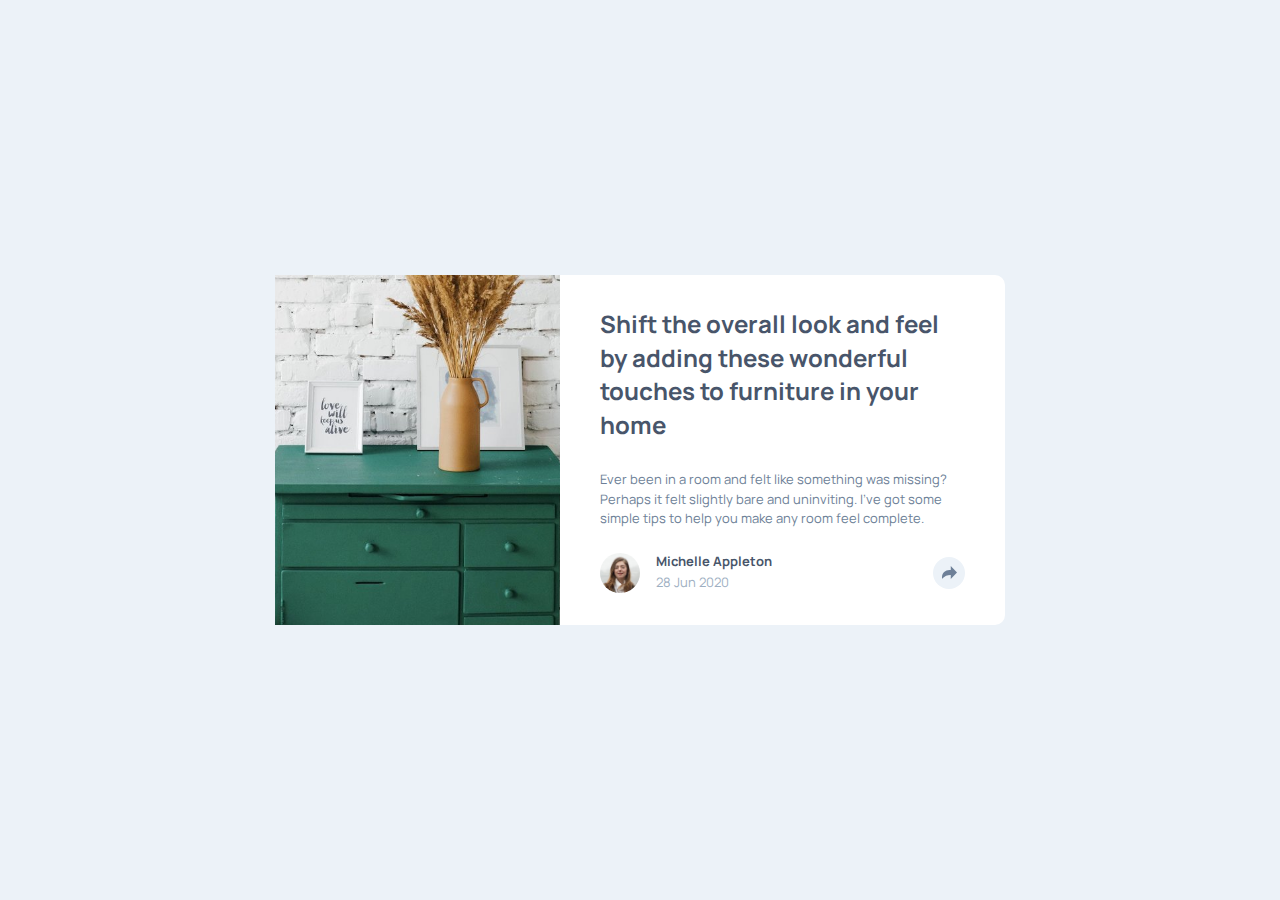
<file: article-preview-component-master/index.html>
<!DOCTYPE html>
<html lang="en">
<head>
  <meta charset="UTF-8">
  <meta name="viewport" content="width=device-width, initial-scale=1.0"> <!-- displays site properly based on user's device -->

  <link rel="icon" type="image/png" sizes="32x32" href="./images/favicon-32x32.png">
  <link rel="preconnect" href="https://fonts.googleapis.com">
  <link rel="preconnect" href="https://fonts.gstatic.com" crossorigin>
  <link href="https://fonts.googleapis.com/css2?family=Manrope:wght@200..800&display=swap" rel="stylesheet">
  <link rel="stylesheet" href="style.css">
  
  <title>Frontend Mentor | Article preview component</title>
</head>
<body>

  <main>
    <article class="wrapper">
      <img class="drawers" src="./images/drawers.jpg" alt="img-drawer">

      <div class="content">
        <h1>  Shift the overall look and feel by adding these wonderful touches to furniture in your home</h1>
        <p>  Ever been in a room and felt like something was missing? Perhaps it felt slightly bare and uninviting. I’ve got some simple tips to help you make any room feel complete.</p>

        <div class="info">
          <div class="person">
            <img class="michelle" src="./images/avatar-michelle.jpg" alt="">
            <div class="person-details">
              <h2>Michelle Appleton</h2>
              <p>28 Jun 2020</p>
            </div>
          </div>
  
          <div class="share-container">
            <button class="share-btn" aria-label="Share article" onclick="toggleSharePopup()">
              <img class="share-icon" src="./images/icon-share.svg" alt="Share" width="15" height="13">
            </button>

            <div class="share-popup" id="sharePopup">
              <span>Share</span>

              <div class="social-links">
                <a href="#" aria-label="Share on Facebook">
                  <img src="./images/icon-facebook.svg" alt="icon-facebook">
                </a>
                <a href="#" aria-label="Share on Twitter">
                  <img src="./images/icon-twitter.svg" alt="icon-twitter">
                </a>
                <a href="#" aria-label="Share on Pinterest">
                 <img src="./images/icon-pinterest.svg" alt="icon-pinterest">
                </a>
              </div>
            </div>

          </div>
        </div>
      </div>
    </article>
  </main>

<script>
    function toggleSharePopup() {
      const shareBtn = document.querySelector('.share-btn');
      const sharePopup = document.getElementById('sharePopup');
      const info = document.querySelector('.info');
      
      // Toggle active state on button
      shareBtn.classList.toggle('active');
      
      // Toggle popup visibility
      sharePopup.classList.toggle('show');
      
      // For mobile: hide the info section when popup is shown
      // if (window.innerWidth <= 768) {
      //   info.classList.toggle('hidden');
      // }
    }

    // Close popup when clicking outside
    document.addEventListener('click', function(event) {
      const shareContainer = document.querySelector('.share-container');
      const sharePopup = document.getElementById('sharePopup');
      const shareBtn = document.querySelector('.share-btn');
      const info = document.querySelector('.info');
      
      // If click is outside the share container and popup is open
      if (!shareContainer.contains(event.target) && sharePopup.classList.contains('show')) {
        shareBtn.classList.remove('active');
        sharePopup.classList.remove('show');
        
        // For mobile: show the info section again
        // if (window.innerWidth <= 768) {
        //   info.classList.remove('hidden');
        // }
      }
    });

    // Handle window resize
    window.addEventListener('resize', function() {
      const sharePopup = document.getElementById('sharePopup');
      const info = document.querySelector('.info');
      
      // If switching from mobile to desktop while popup is open
      if (window.innerWidth > 768 && info.classList.contains('hidden')) {
        info.classList.remove('hidden');
      }
    });

    // Optional: Add keyboard support for accessibility
    document.addEventListener('keydown', function(event) {
      const sharePopup = document.getElementById('sharePopup');
      const shareBtn = document.querySelector('.share-btn');
      const info = document.querySelector('.info');
      
      // Close popup on Escape key
      if (event.key === 'Escape' && sharePopup.classList.contains('show')) {
        shareBtn.classList.remove('active');
        sharePopup.classList.remove('show');
        
        if (window.innerWidth <= 768) {
          info.classList.remove('hidden');
        }
        
        // Return focus to share button
        shareBtn.focus();
      }
    });
  </script>
</body>
</html>
</file>
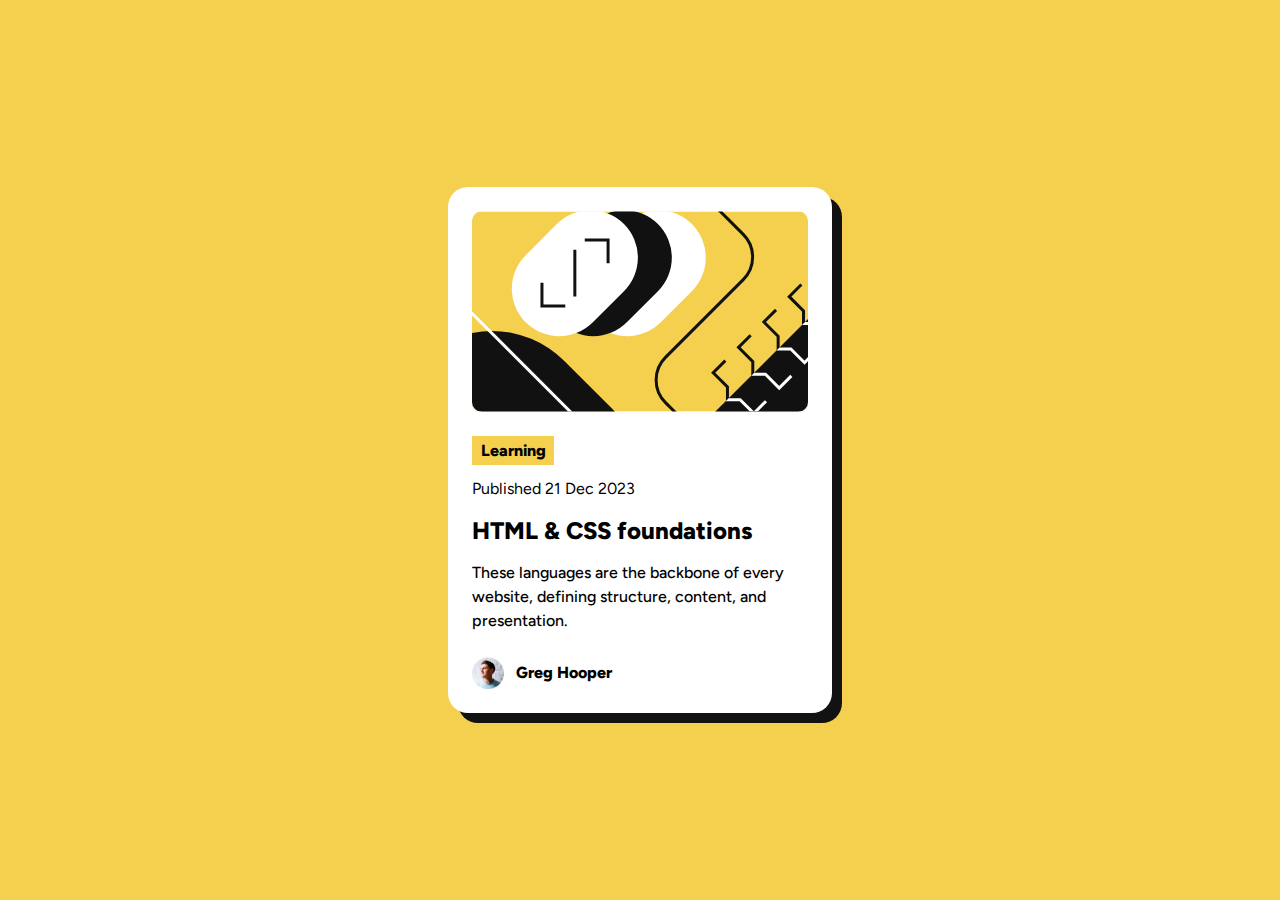
<file: blog-preview-solution/index.html>
<!DOCTYPE html>
<html lang="en">
<head>
    <meta charset="UTF-8">
    <meta name="viewport" content="width=device-width, initial-scale=1.0">
    <link rel="preconnect" href="https://fonts.googleapis.com">
    <link rel="preconnect" href="https://fonts.gstatic.com" crossorigin>
    <link href="https://fonts.googleapis.com/css2?family=Figtree:ital,wght@0,300..900;1,300..900&display=swap" rel="stylesheet">
    <title>Document</title>
    <link rel="stylesheet" href="styles.css">
</head>
<body>
    <main>
        <section>
            <div class="wrapper">
                <img src="images/illustration-article.svg" alt="">
                <div class="text">
                    <p class="learn">Learning</p>
                    <p>Published 21 Dec 2023</p>
                    <h1> <a href="">HTML & CSS foundations</a></h1>
                    <h2>These languages are the backbone of every website, defining structure, content, and presentation.</h2>
                </div>
                <div class="person">
                    <img src="images/image-avatar.webp">
                    <p>Greg Hooper</p>
                </div>
            </div>
        </section>
    </main>
</body>
</html>
</file>
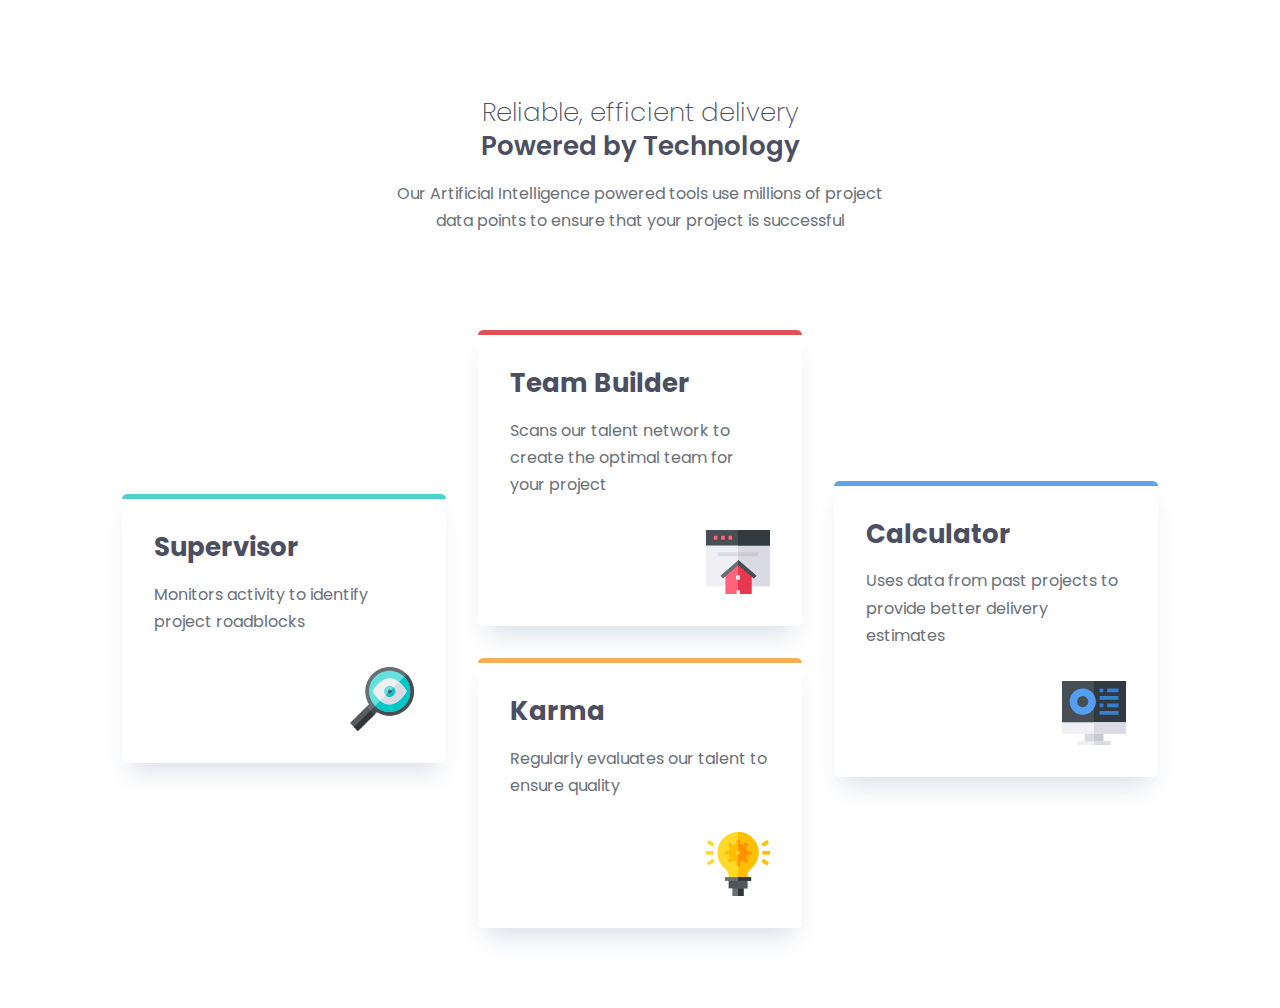
<file: four/index.html>
<!DOCTYPE html>
<html lang="en">
<head>
    <meta charset="UTF-8">
    <meta name="viewport" content="width=device-width, initial-scale=1.0">
    <title>Document</title>
    <link rel="stylesheet" href="style.css">
    <link rel="preconnect" href="https://fonts.googleapis.com">
    <link rel="preconnect" href="https://fonts.gstatic.com" crossorigin>
    <link href="https://fonts.googleapis.com/css2?family=Poppins:wght@200;400;600&display=swap" rel="stylesheet">
    <link rel="stylesheet" href="style.css">
</head>
<body>
    <header>
        <div class="wrapper wrapper--narrow">
            <h1 class="card__title">Reliable, efficient delivery <br>
            <span>Powered by Technology</span></h1>
            <p>Our Artificial Intelligence powered tools use millions of project data points to ensure that your project is successful</p>
        </div>
    </header>

    <main>
        <div class="wrapper">
            <div class="layout-grid">

                <div class="col">
                    <div class="card border-teal">
                        <h2 class="card__title">Supervisor</h2>
                        <p>Monitors activity to identify project roadblocks</p>
                        <img class="card__img" src="./images/icon-supervisor.svg">
                    </div>
                </div>

                <div class="col">
                    <div class="card border-red">
                        <h2 class="card__title">Team Builder </h2>
                        <p>Scans our talent network to create the optimal team for your project</p>
                        <img class="card__img" src="./images/icon-team-builder.svg">
                      </div>
              
                      <div class="card border-yellow">
                        <h2 class="card__title"> Karma </h2>
                        <p> Regularly evaluates our talent to ensure quality</p>
                        <img class="card__img" src="./images/icon-karma.svg">
                      </div>
                </div>

                <div class="col">
                    <div class="card border-blue">
                        <h2 class="card__title">Calculator</h2>
                        <p>Uses data from past projects to provide better delivery estimates</p>
                        <img class="card__img" src="./images/icon-calculator.svg">
                      </div>
                </div>

            </div>
        </div>
    </main>
</body>
</html>
</file>
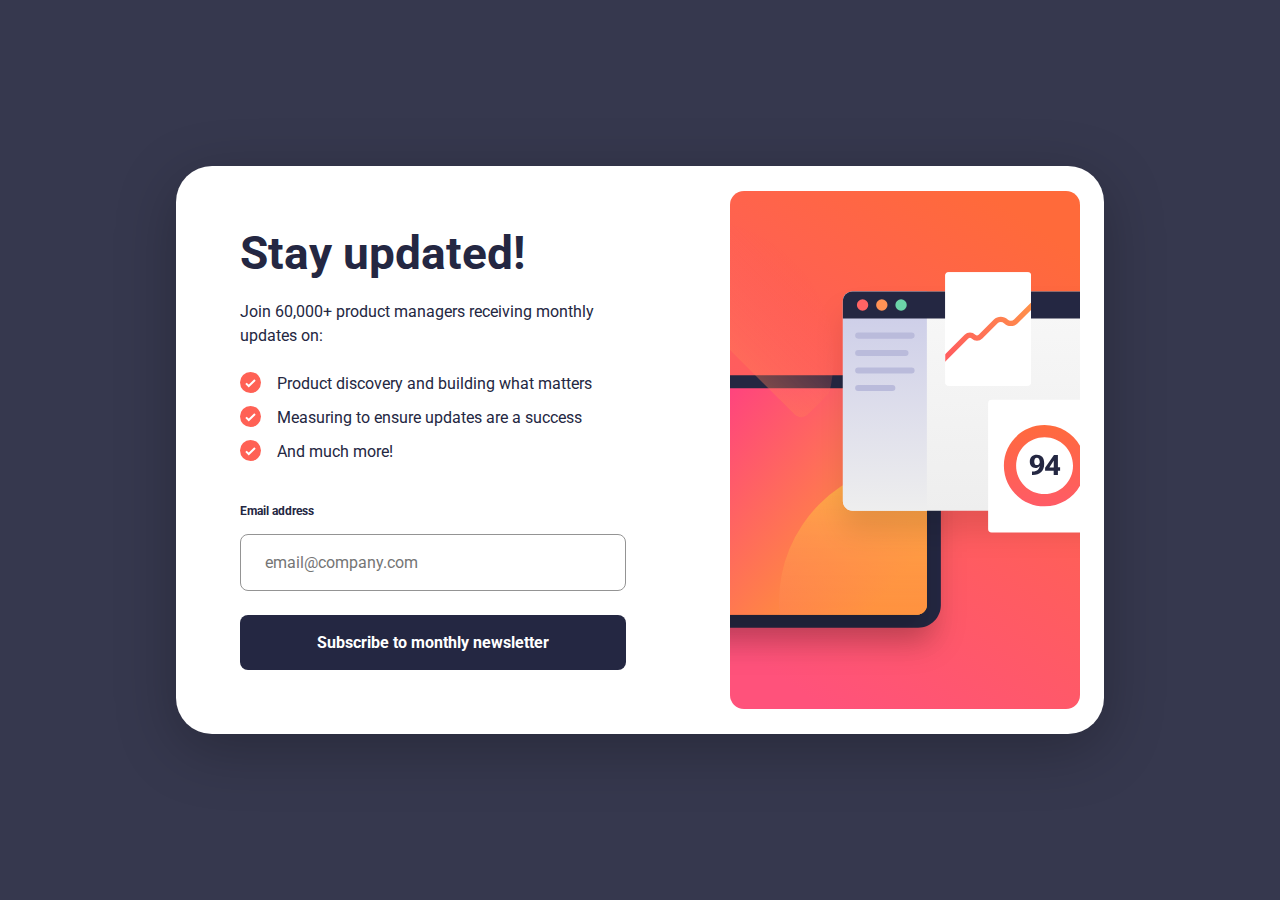
<file: newsletter-sign-up-with-success-message-main/index.html>
<!DOCTYPE html>
<html lang="en">
<head>
  <meta charset="UTF-8">
  <meta name="viewport" content="width=device-width, initial-scale=1.0">
  <link rel="icon" type="image/png" sizes="32x32" href="./assets/images/favicon-32x32.png">
  <link rel="preconnect" href="https://fonts.googleapis.com">
  <link rel="preconnect" href="https://fonts.gstatic.com" crossorigin>
  <link href="https://fonts.googleapis.com/css2?family=Manrope:wght@200..800&family=Roboto:ital,wght@0,100..900;1,100..900&display=swap" rel="stylesheet">
  <link rel="stylesheet" href="style.css">
  <title>Frontend Mentor | Newsletter sign-up form with success message</title>

</head>
<body>

  <main>

    <section class="wrapper">
      <div class="stay-updated">
        <h1>Stay updated!</h1>
        <p>Join 60,000+ product managers receiving monthly updates on:</p>
        
        <ol>
          <li>Product discovery and building what matters</li>
          <li>Measuring to ensure updates are a success</li>
          <li>And much more!</li>
        </ol>

       <div class="form-group">
          <div class="label-row">
            <label for="email">Email address</label>
            <span class="error-message">Valid email required</span>
          </div>
          <input type="email" id="email" placeholder="email@company.com">
        </div>

        <button>Subscribe to monthly newsletter</button>
      </div>

      <img class="hero__sub" src="./assets/images/illustration-sign-up-desktop.svg" alt="">

      <div class="subscribed">
        <div class="success-icon"></div>
        <h1>Thanks for subscribing!</h1>
        <p></p>
        <button> Dismiss message</button>
      </div>

    </section>

  </main>
  <script src="script.js"></script>
</body>
</html>
</file>
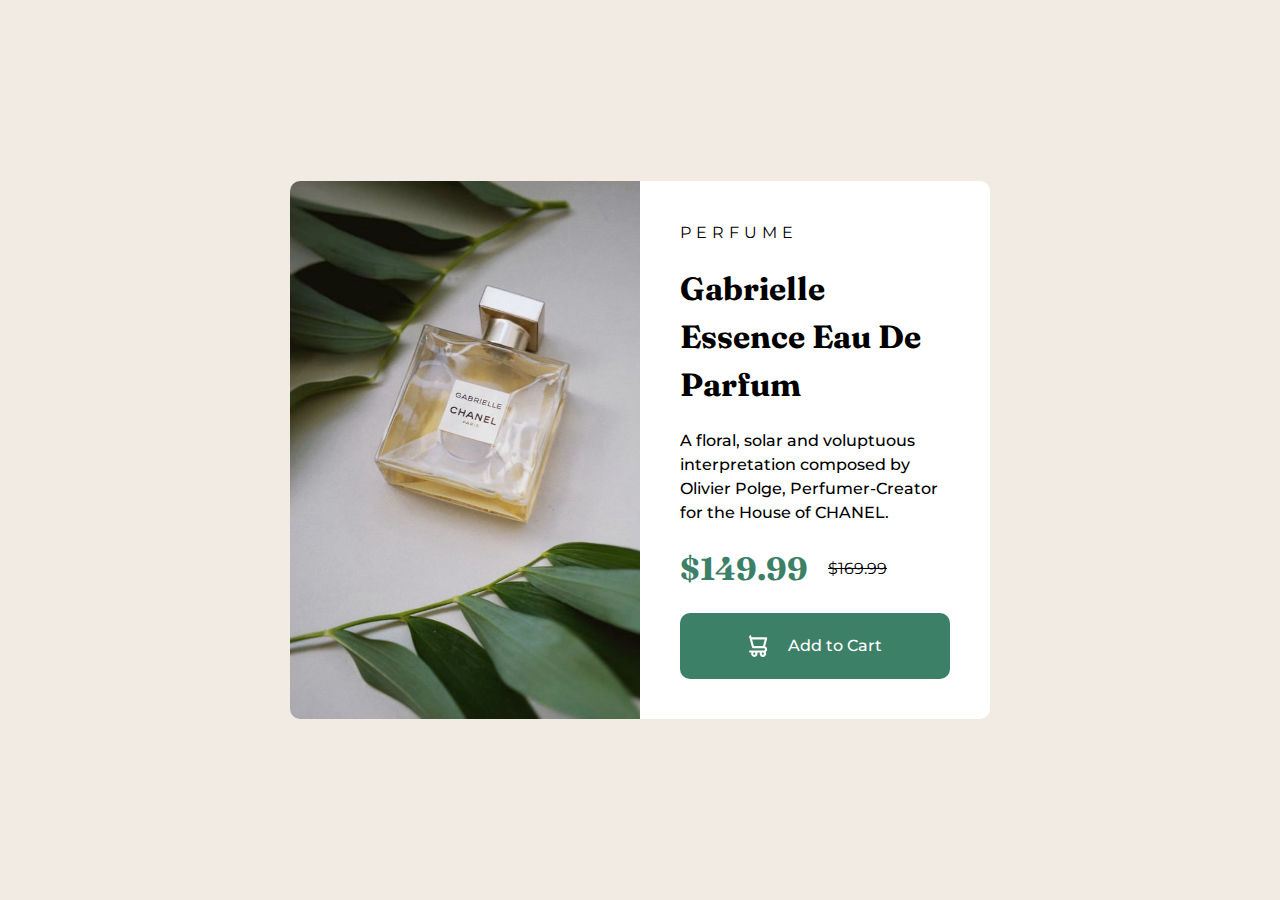
<file: product-preview-card-solution/index.html>
<!DOCTYPE html>
<html lang="en">
<head>
    <meta charset="UTF-8">
    <meta name="viewport" content="width=device-width, initial-scale=1.0">
    <link rel="stylesheet" href="style.css">
    <link rel="preconnect" href="https://fonts.googleapis.com">
    <link rel="preconnect" href="https://fonts.gstatic.com" crossorigin>
    <link href="https://fonts.googleapis.com/css2?family=Fraunces:ital,opsz,wght@0,9..144,100..900;1,9..144,100..900&family=Montserrat:ital,wght@0,100..900;1,100..900&display=swap" rel="stylesheet">
    <title>Document</title>
</head>
<body>
    <main>
        <section>
            <div class="wrapper">
                <img class="product-img" src="images/image-product-desktop.jpg" alt="CHANEL">
                <div class="info">
                    <p class="product">PERFUME</p>
                    <h1>Gabrielle Essence Eau De Parfum</h1>
                    <p class="description">
                    A floral, solar and voluptuous interpretation composed by Olivier Polge, 
                    Perfumer-Creator for the House of CHANEL.
                    </p>
                    <div class="prices">
                        <p class="new-price">$149.99</p>
                        <p class="old-price">$169.99</p>
                    </div>
                    <button class="cta">
                        <img src="images/icon-cart.svg">                     
                        <span>Add to Cart</span>
                    </button>
                </div>
            </div>
        </section>
    </main>
</body>
</html>
</file>
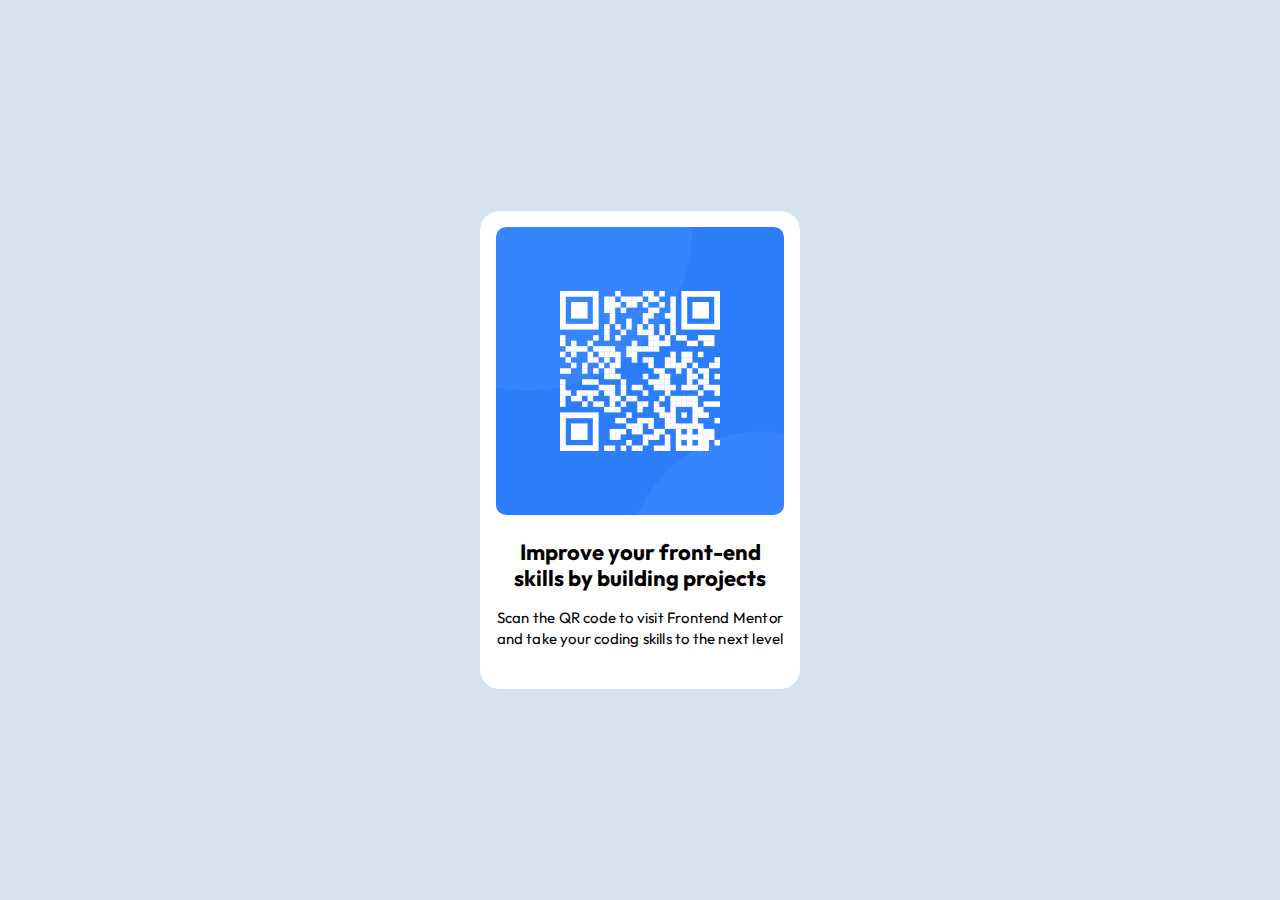
<file: qr-code-solution/index.html>
<!DOCTYPE html>
<html lang="en">
<head>
    <meta charset="UTF-8">
    <meta name="viewport" content="width=device-width, initial-scale=1.0">
    <title>qr-code</title>
    <link rel="preconnect" href="https://fonts.googleapis.com">
    <link rel="preconnect" href="https://fonts.gstatic.com" crossorigin>
    <link href="https://fonts.googleapis.com/css2?family=Outfit:wght@100..900&display=swap" rel="stylesheet">
    <link rel="stylesheet" href="style.css">
</head>
<body>
    <section class="container">
    <div class="content">
        <img src="images/image-qr-code.png" alt="qr image">
        <div class="text">
            <h1>Improve your front-end skills by building projects</h1>
            <h2>Scan the QR code to visit Frontend Mentor and take your coding skills to the next level</h2>
        </div>
    </div>
</section>

</body>
</html>
</file>
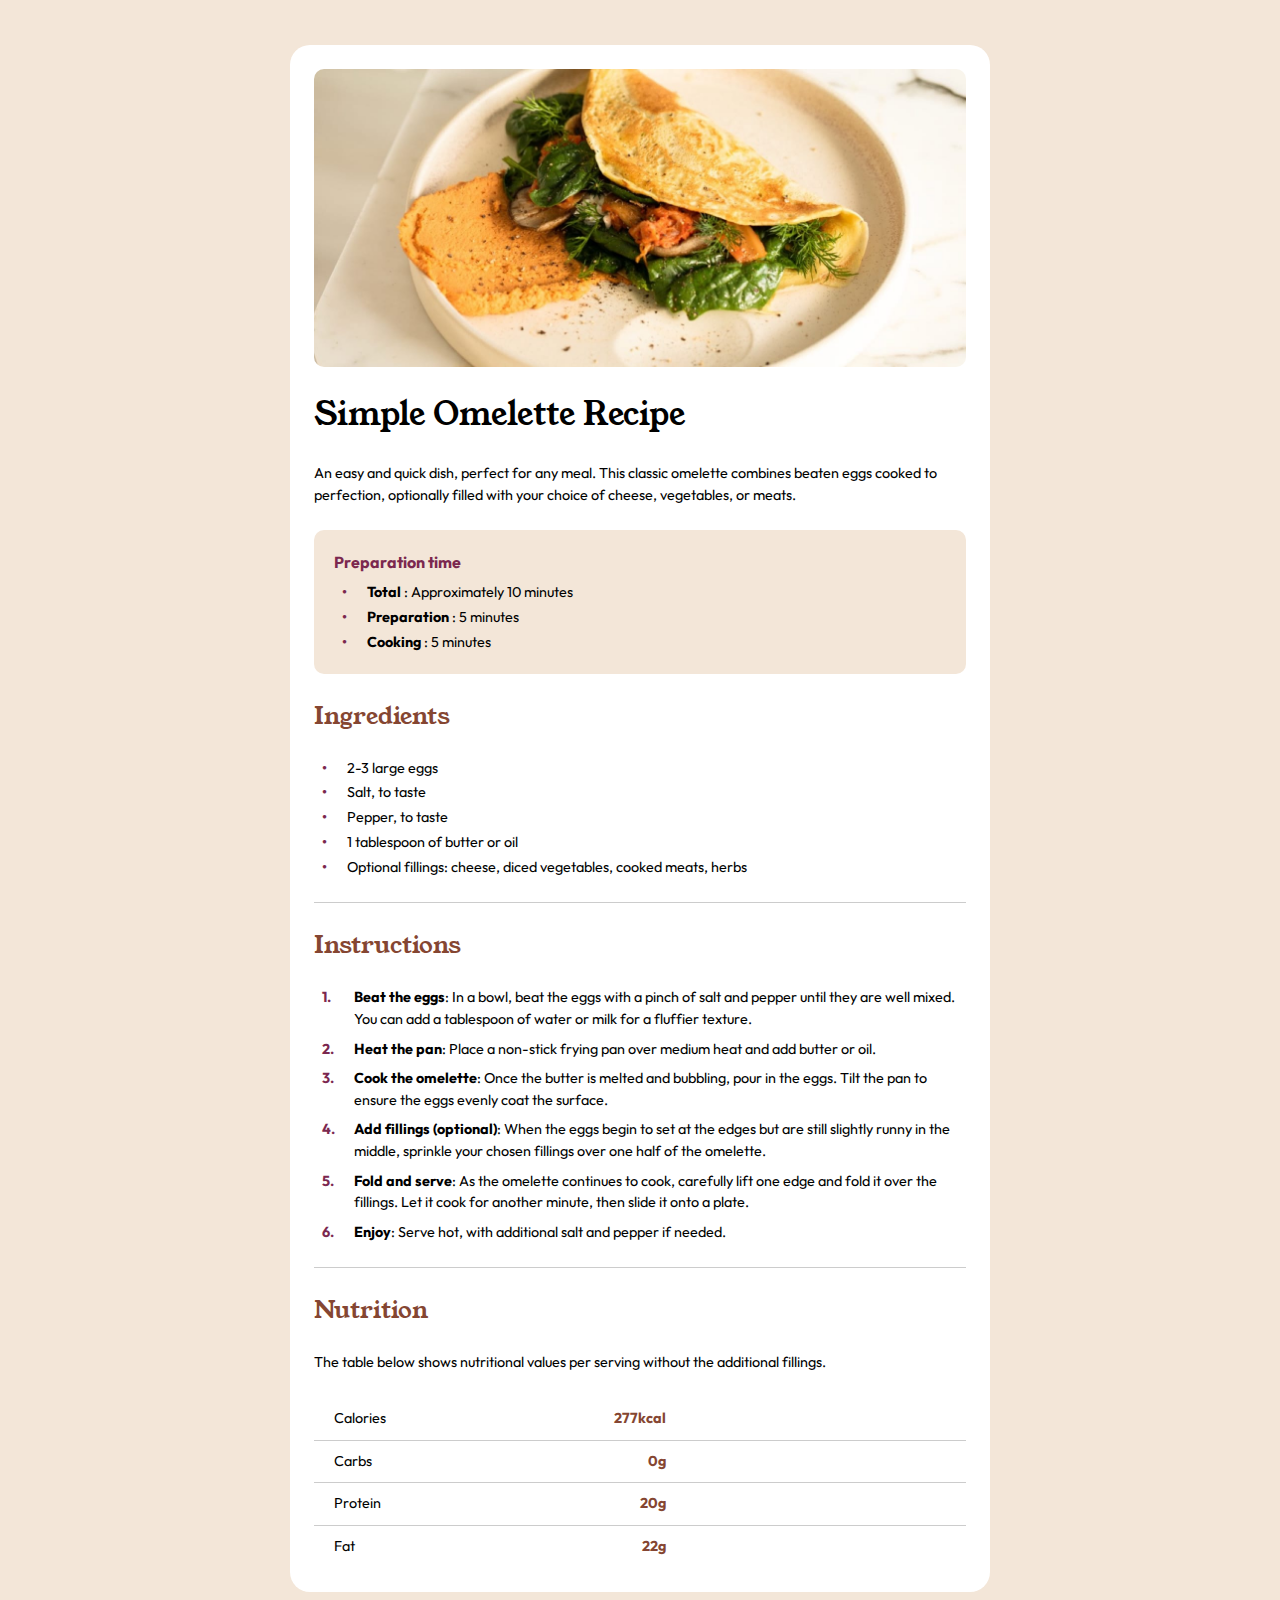
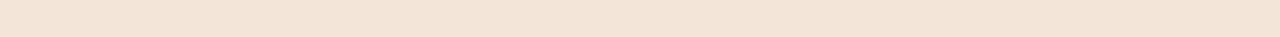
<file: recipe-page-solution/index.html>
<!DOCTYPE html>
<html lang="en">
<head>
    <meta charset="UTF-8">
    <meta name="viewport" content="width=device-width, initial-scale=1.0">
    <link rel="icon" type="image/png" sizes="32x32" href="./assets/images/favicon-32x32.png">
    <link rel="preconnect" href="https://fonts.googleapis.com">
    <link rel="preconnect" href="https://fonts.gstatic.com" crossorigin>
    <link href="https://fonts.googleapis.com/css2?family=Outfit:wght@100..900&family=Young+Serif&display=swap" rel="stylesheet">

    <title>Frontend Mentor | Recipe page</title>
    <link href="styles.css" rel="stylesheet">
  </head>
<body>
    <main>
        <section>
            <div class="wrapper">
            <img src="images/image-omelette.jpeg" alt="Simple Omelette Recipe">
            <h1>Simple Omelette Recipe</h1>
            <p> An easy and quick dish, perfect for any meal. This classic omelette combines beaten eggs cooked to perfection, optionally filled with your choice of cheese, vegetables, or meats.</p>

            
            <div class="prep-time">
                <p>Preparation time</p>
                <ul role="list">
                    <li><strong>Total</strong> : Approximately 10 minutes</li>
                    <li><strong>Preparation</strong> : 5 minutes</li>
                    <li><strong>Cooking</strong> : 5 minutes</li>
                </ul>
            </div>

            <h2>Ingredients</h2>
            <ul role="list">
                <li>2-3 large eggs</li>
                <li>Salt, to taste</li>
                <li>Pepper, to taste</li>
                <li>1 tablespoon of butter or oil</li>
                <li>Optional fillings: cheese, diced vegetables, cooked meats, herbs</li>
            </ul>
            <hr class="divider">
            <h2>Instructions </h2>
            <ol role="list">
                <li> <strong>Beat the eggs</strong>: In a bowl, beat the eggs with a pinch of salt and pepper until they are well mixed. You can add a tablespoon of water or milk for a fluffier texture.</li>
                <li> <strong>Heat the pan</strong>: Place a non-stick frying pan over medium heat and add butter or oil.</li>
                <li> <strong>Cook the omelette</strong>: Once the butter is melted and bubbling, pour in the eggs. Tilt the pan to ensure the eggs evenly coat the surface.</li>
                <li> <strong>Add fillings (optional)</strong>: When the eggs begin to set at the edges but are still slightly runny in the middle, sprinkle your chosen fillings over one half of the omelette.</li>
                <li> <strong>Fold and serve</strong>: As the omelette continues to cook, carefully lift one edge and fold it over the fillings. Let it cook for another minute, then slide it onto a plate.</li>
                <li> <strong>Enjoy</strong>: Serve hot, with additional salt and pepper if needed.</li>
            </ol>

            <hr class="divider">
            <h2>Nutrition</h2>
            <p>The table below shows nutritional values per serving without the additional fillings.</p>

            <div class="nutrient">
                <div class="nutrient-content">
                    <p >Calories</p>
                    <p class="unit">277kcal</p>
                </div>
                <hr class="divider">
                <div class="nutrient-content">
                    <p>Carbs</p>
                    <p class="unit">0g</p>
                </div>
                <hr class="divider">
                <div class="nutrient-content">
                    <p>Protein</p>
                    <p class="unit">20g</p>
                </div>
                <hr class="divider">
                <div class="nutrient-content">
                    <p>Fat</p>
                    <p class="unit">22g</p>
                </div>
            </div>
        </div>
        </section>
  
    </main>
</body>
</html>
</file>
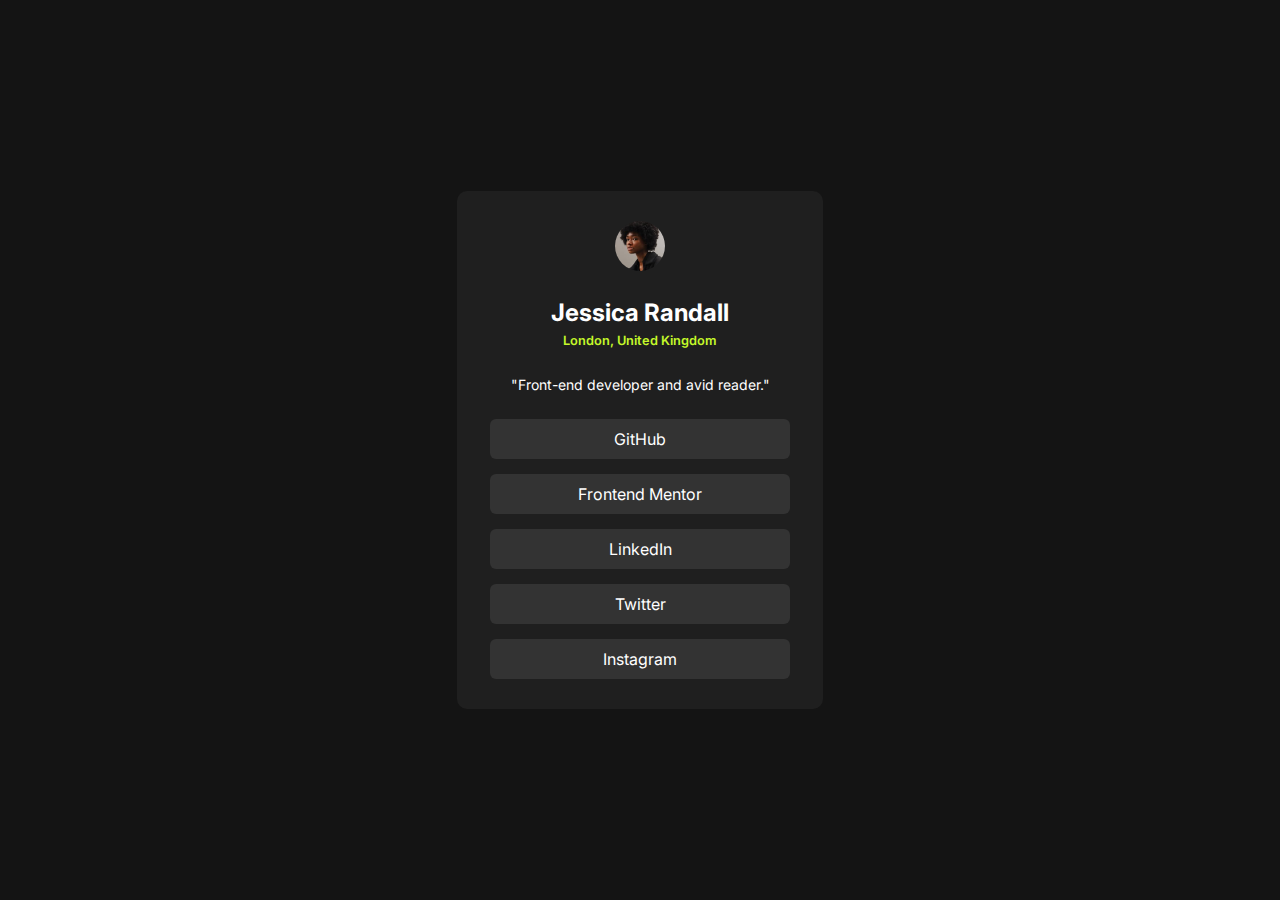
<file: social-links-profile-solution/index.html>
<!DOCTYPE html>
<html lang="en">
<head>
    <meta charset="UTF-8">
    <meta name="viewport" content="width=device-width, initial-scale=1.0">
    <link rel="preconnect" href="https://fonts.googleapis.com">
    <link rel="preconnect" href="https://fonts.gstatic.com" crossorigin>
    <link href="https://fonts.googleapis.com/css2?family=Inter:ital,opsz,wght@0,14..32,100..900;1,14..32,100..900&display=swap" rel="stylesheet">
    <title>Document</title>
    <link rel="stylesheet" href="styles.css">
</head>
<body>
    
    <main>
        <section>
            <div class="wrapper">
                <img src="images/avatar-jessica.jpeg" alt="Jessica Randall">
                <div class="profile">
                    <h1>Jessica Randall</h1>
                    <h2>London, United Kingdom</h2>
                </div>
        
                <p class="bio">"Front-end developer and avid reader."</p>

                <ol>
                    <li><a href="#">GitHub</a></li>
                    <li><a href="#">Frontend Mentor</a></li>
                    <li><a href="#">LinkedIn</a></li>
                    <li><a href="#">Twitter</a></li>
                    <li><a href="#">Instagram</a></li>
                </ol>
            </div>


        </section>

    </main>



</body>
</html>
</file>
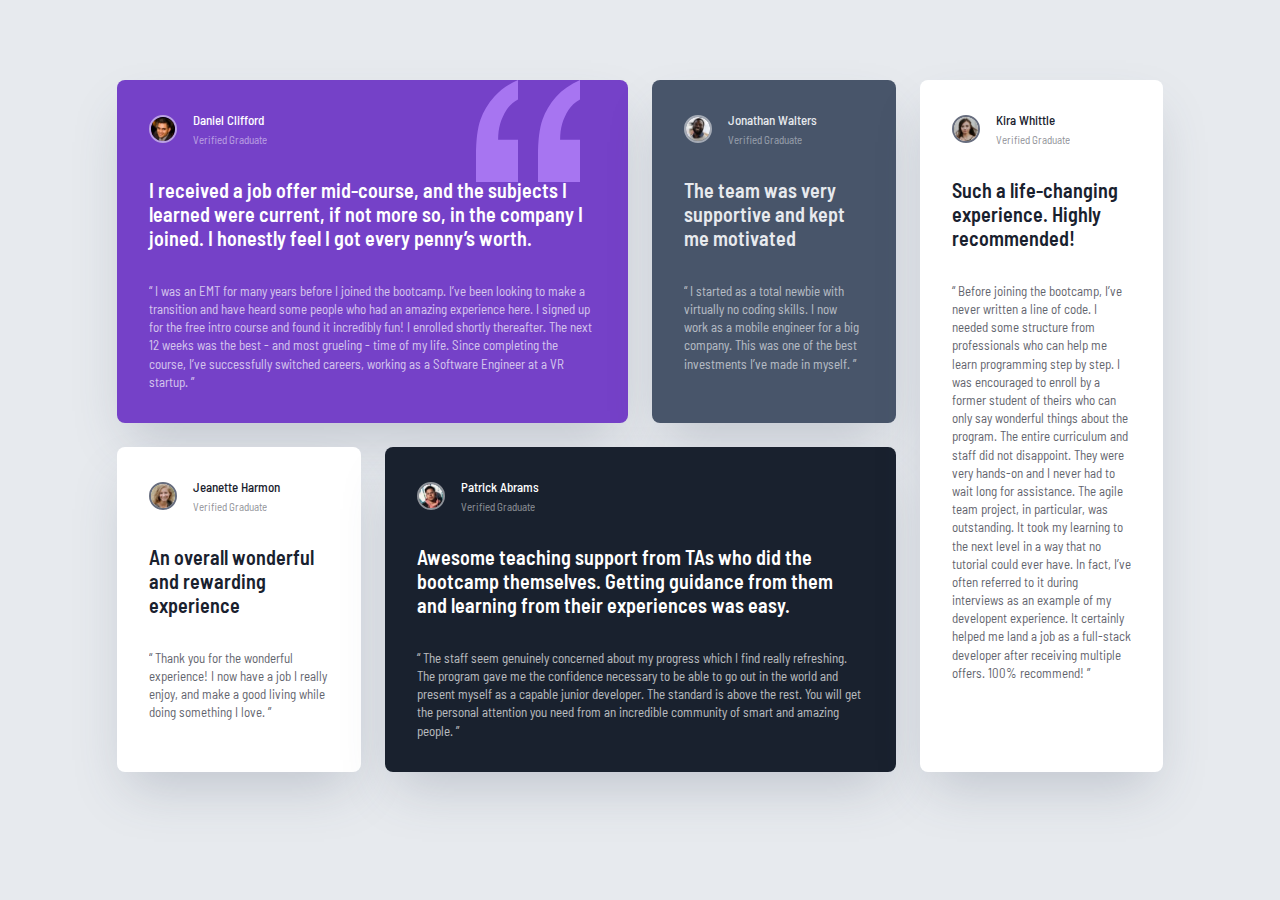
<file: testimonials-grid-section-main/index.html>
<!DOCTYPE html>
<html lang="en">
<head>
  <meta charset="UTF-8">
  <meta name="viewport" content="width=device-width, initial-scale=1.0"> 
  <link rel="icon" type="image/png" sizes="32x32" href="./images/favicon-32x32.png">
  <link rel="preconnect" href="https://fonts.googleapis.com">
  <link rel="preconnect" href="https://fonts.gstatic.com" crossorigin>
  <link href="https://fonts.googleapis.com/css2?family=Barlow+Semi+Condensed:wght@500;600&display=swap" rel="stylesheet">
  <link rel="stylesheet" href="style.css">

  <title>Frontend Mentor | [testimonials-grid-section-main]</title>
</head>
<body>

  <main>
    <div class="wrapper">
      <div class="layout-grid">

        <div class="col">
          <div class="content">

            <div class="person">
              <img src="./images/image-daniel.jpg" alt="">
              <div class="name">
                <h1> Daniel Clifford</h1>
                <p class="graduate"> Verified Graduate</p>
              </div>
            </div>

            <h2>  I received a job offer mid-course, and the subjects I learned were current, if not more so, in the company I joined. I honestly feel I got every penny’s worth.</h2>
            <p>  “ I was an EMT for many years before I joined the bootcamp. I’ve been looking to make a transition and have heard some people who had an amazing experience here. I signed up 
            for the free intro course and found it incredibly fun! I enrolled shortly thereafter. 
            The next 12 weeks was the best - and most grueling - time of my life. Since completing 
            the course, I’ve successfully switched careers, working as a Software Engineer at a VR startup. ”</p>
          </div>
        </div>

        <div class="col">
          <div class="content">

            <div class="person">
              <img src="./images/image-jonathan.jpg" alt="">
              <div class="name">
                <h1>  Jonathan Walters</h1>
                <p>  Verified Graduate</p>
              </div>

            </div>

            <h2>  The team was very supportive and kept me motivated</h2>
            <p>  “ I started as a total newbie with virtually no coding skills. I now work as a mobile engineer for a big company. This was one of the best investments I’ve made in myself. ”</p>
          </div>
        </div>

        <div class="col">
          <div class="content">
            <div class="person">
              <img src="./images/image-jeanette.jpg" alt="">
              <div class="name">
                <h1>  Jeanette Harmon</h1>
                <p>  Verified Graduate</p>
              </div>
            </div>
            <h2>  An overall wonderful and rewarding experience</h2>
            <p>  “ Thank you for the wonderful experience! I now have a job I really enjoy, and make a good living while doing something I love. ”</p>
          </div>
        </div>

        <div class="col">
          <div class="content">

            <div class="person">
              <img src="./images/image-patrick.jpg" alt="">

              <div class="name">
                <h1>  Patrick Abrams</h1>
                <p>  Verified Graduate</p>
              </div>
            </div>

            <h2>  Awesome teaching support from TAs who did the bootcamp themselves. Getting guidance from them and learning from their experiences was easy.</h2>
            <p>  “ The staff seem genuinely concerned about my progress which I find really refreshing. The program gave me the confidence necessary to be able to go out in the world and present myself as a capable junior developer. The standard is above the rest. You will get the personal attention you need from an incredible community of smart and amazing people. ”</p>
          </div>
        </div>

        <div class="col">
          <div class="content">

            <div class="person">
              <img src="./images/image-kira.jpg" alt="">
              <div class="name">
                <h1> Kira Whittle</h1>
                <p>  Verified Graduate</p>
              </div>
            </div>

            <h2>  Such a life-changing experience. Highly recommended!</h2>
            <p>“ Before joining the bootcamp, I’ve never written a line of code. I needed some structure from 
              professionals who can help me learn programming step by step. I was encouraged to enroll by a former 
              student of theirs who can only say wonderful things about the program. The entire curriculum and staff 
              did not disappoint. They were very hands-on and I never had to wait long for assistance. The agile team 
              project, in particular, was outstanding. It took my learning to the next level in a way that no tutorial 
              could ever have. In fact, I’ve often referred to it during interviews as an example of my developent 
              experience. It certainly helped me land a job as a full-stack developer after receiving multiple offers. 
              100% recommend! ”</p>
          </div>
        </div>

      </div>
    </div>
  </main>
  
</body>
</html>
</file>
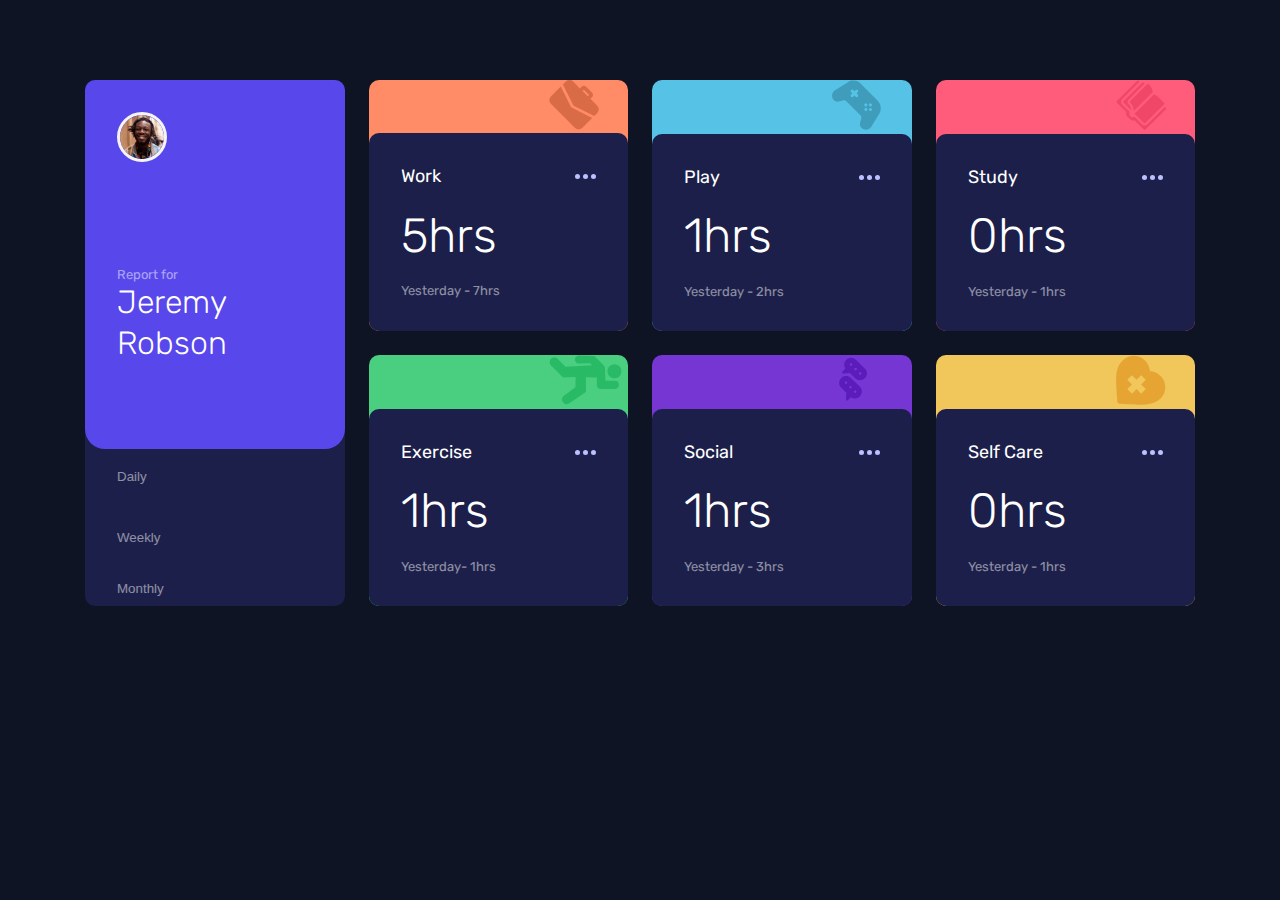
<file: time-tracking-dashboard-main/index.html>
<!DOCTYPE html>
<html lang="en">
<head>
  <meta charset="UTF-8">
  <meta name="viewport" content="width=device-width, initial-scale=1.0"> <!-- displays site properly based on user's device -->
  <link rel="preconnect" href="https://fonts.googleapis.com">
  <link rel="preconnect" href="https://fonts.gstatic.com" crossorigin>
  <link href="https://fonts.googleapis.com/css2?family=Manrope:wght@200..800&family=Roboto:ital,wght@0,100..900;1,100..900&family=Rubik:ital,wght@0,300..900;1,300..900&display=swap" rel="stylesheet">

  <link rel="icon" type="image/png" sizes="32x32" href="./images/favicon-32x32.png">
  <link rel="stylesheet" href="style.css">
  <title>Frontend Mentor | Time tracking dashboard</title>

</head>
<body>

  <main>
    <div class="wrapper">
      <div class="layout-grid">

        <!-- Jeremy -->
        <div class="jeremy">
          <div class="name">
            <img class="jeremy_img" src="./images/image-jeremy.png" alt="">
            <div class="person">
              <p>Report for</p>
            <h1>Jeremy Robson</h1>
            </div>
            
          </div>
          <div class="btn">
          <button class="daily_btn">Daily</button>
          <button class="weekly_btn">Weekly</button>
          <button class="monthly_btn">Monthly</button>
          </div>
          
        </div>

        <!-- Work -->
        <div class="work">
          <img  class="icon" src="./images/icon-work.svg" alt="">
          <div class="info">
            <div class="space">
              <h2>Work</h2>
              <img src="./images/icon-ellipsis.svg" alt="">
            </div>

            <!-- daily -->
            <div class="daily_stats">
              <h3>5hrs</h3>
              <p>Yesterday - 7hrs</p>
            </div>

             <!-- weekly -->
            <div class="weekly_stats">
              <h3>32hrs</h3>
              <p>Last Week - 36hrs </p>
            </div>
            
            <!-- weekly -->
            <div class="monthly_stats">
              <h3>103hrs</h3>
              <p>Last Month - 128hrs</p>
            </div>

          </div>
        </div>

        <!-- Play -->
        <div class="play">
          <img class="icon" src="./images/icon-play.svg" alt="">
          <div class="info">
            <div class="space">
              <h2>Play</h2>
              <img src="./images/icon-ellipsis.svg" alt="">
            </div>

            <!-- daily -->
            <div class="daily_stats">
              <h3>1hrs</h3>
              <p>Yesterday - 2hrs</p>
            </div>
            
            <!-- weekly -->
            <div class="weekly_stats">
              <h3>10hrs</h3>
              <p>Last Week - 8hrs </p>
            </div>

            <div class="monthly_stats">
              <h3>23hrs</h3>
              <p>Last Month - 29hrs</p>
            </div>
        </div>
        </div>

        <!-- Study -->
        <div class="study">
          <img class="icon" src="./images/icon-study.svg" alt="">
          <div class="info">
            <div class="space">
              <h2>Study</h2>
              <img src="./images/icon-ellipsis.svg" alt="">
            </div>

            <div class="daily_stats"> <!-- daily -->
            <h3>0hrs</h3>
            <p>Yesterday - 1hrs</p></div>
            <div class="weekly_stats"> <!-- weekly -->
            <h3>4hrs</h3>
            <p>Last Week - 7hrs </p></div>
            <div class="monthly_stats"> <!-- weekly -->
            <h3>13hrs</h3>
            <p>Last Month - 19hrs</p></div>
           
        </div>
        </div>

        <!-- Exercise -->
        <div class="exercise">
          <img class="icon" src="./images/icon-exercise.svg" alt="">
          <div class="info">
            <div class="space">
              <h2>Exercise</h2>
              <img src="./images/icon-ellipsis.svg" alt="">
            </div>

            <div class="daily_stats">
               <!-- daily -->
            <h3>1hrs</h3>
            <p>Yesterday- 1hrs</p>
            </div>
            <div class="weekly_stats">
              <!-- weekly -->
            <h3>4hrs</h3>
            <p>Last Week - 8hrs </p>
            </div>
            <div class="monthly_stats">
              <!-- weekly -->
            <h3>11hrs</h3>
            <p>Last Month - 18hrs</p>
            </div>
        </div>
        </div>

        <!-- Social -->
        <div class="social">
          <img class="icon" src="./images/icon-social.svg" alt="">
          <div class="info">
            <div class="space">
              <h2>Social</h2>
              <img src="./images/icon-ellipsis.svg" alt="">
            </div>

            <div class="daily_stats">
                          <!-- daily -->
            <h3>1hrs</h3>
            <p>Yesterday - 3hrs</p>
            </div>
            <div class="weekly_stats">
              <!-- weekly -->
            <h3>5hrs</h3>
            <p>Last Week - 10hrs </p>
            </div>
            <div class="monthly_stats">
               <!-- weekly -->
            <h3>21hrs</h3>
            <p>Last Month - 23hrs</p>
            </div>
        </div>
        </div>

        <!-- Self Care -->
        <div class="self-care">
          <img class="icon" src="./images/icon-self-care.svg" alt="">
          <div class="info">
            <div class="space">
              <h2>Self Care</h2>
              <img src="./images/icon-ellipsis.svg" alt="">
            </div>

            <div class="daily_stats">
               <!-- daily -->
            <h3>0hrs</h3>
            <p>Yesterday - 1hrs</p>
            </div>
            <div class="weekly_stats">
               <!-- weekly -->
            <h3 >2hrs</h3>
            <p >Last Week - 2hrs </p>
            </div>
            <div class="monthly_stats">
              <!-- weekly -->
            <h3 >7hrs</h3>
            <p >Last Month - 11hrs</p>
            </div>
        </div>
        </div>


      </div>
    </div>
  </main>

  <script src="script.js"></script>
</body>
</html>
</file>
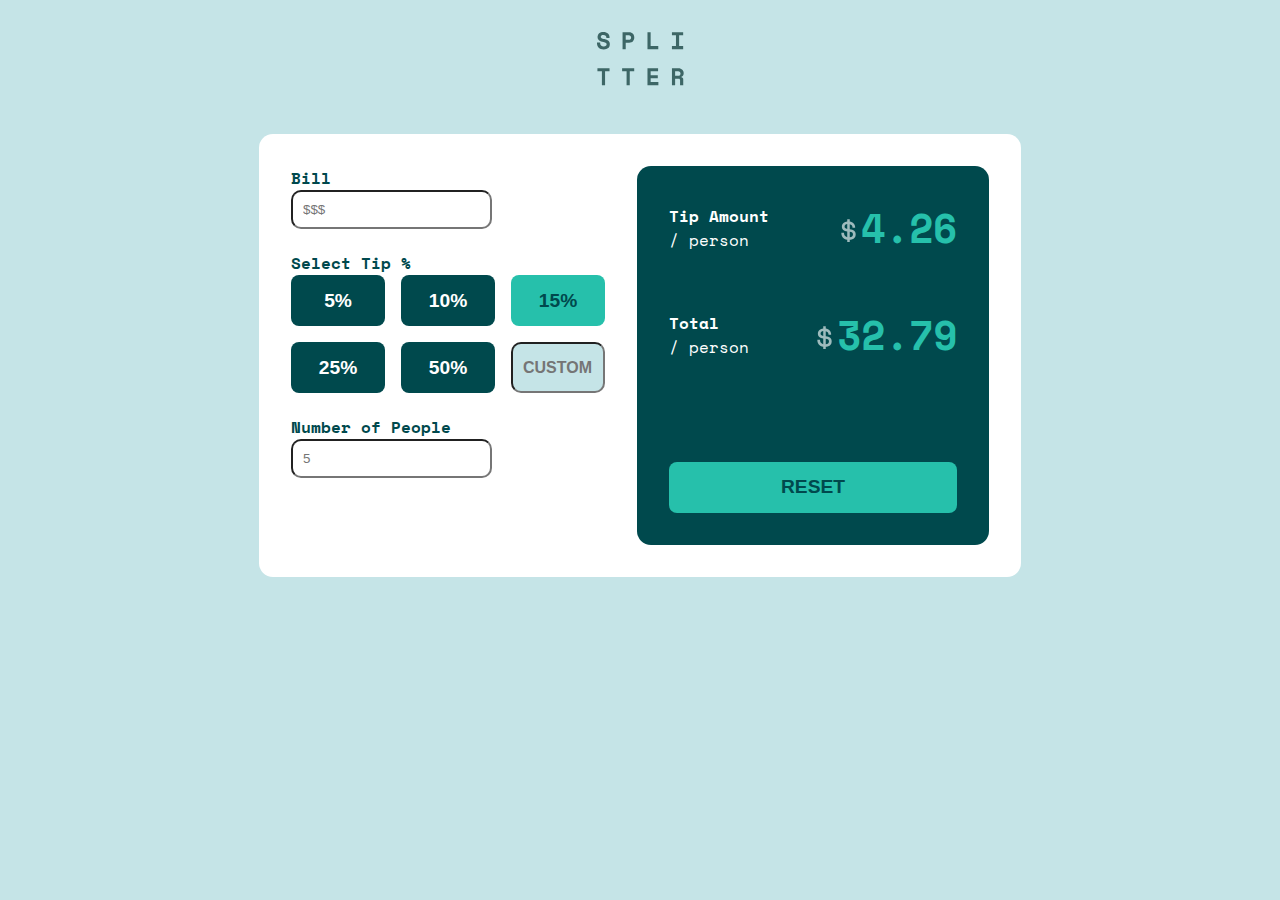
<file: tip-calculator-app-main/index.html>
<!DOCTYPE html>
<html lang="en">
<head>
  <meta charset="UTF-8">
  <meta name="viewport" content="width=device-width, initial-scale=1.0">
  <link rel="preconnect" href="https://fonts.googleapis.com">
  <link rel="preconnect" href="https://fonts.gstatic.com" crossorigin>
  <link href="https://fonts.googleapis.com/css2?family=Manrope:wght@200..800&family=Roboto:ital,wght@0,100..900;1,100..900&family=Rubik:ital,wght@0,300..900;1,300..900&family=Space+Mono:ital,wght@0,400;0,700;1,400;1,700&display=swap" rel="stylesheet">
  <link rel="icon" type="image/png" sizes="32x32" href="./images/favicon-32x32.png">
  <link rel="stylesheet" href="style.css">
  
  <title>Frontend Mentor | Tip calculator app</title>
</head>
<body>

  <main>
      <div class="wrapper">
        <img class="logo" src="./images/logo.svg" alt="">

        <div class="splitter">
          <div class="bill_left">

            <div class="b">
              <h1>Bill</h1>
              <input type="text" placeholder="$$$">
            </div>

            <div class="tip">
              <h2>Select Tip %</h2>
              <div class="tips"> 
                <button>5%</button>
                <button>10%</button>
                <button class="neutral-grey">15%</button>
                <button>25%</button>
                <button>50%</button>
                <input class="custom"  placeholder="CUSTOM">
              </div>
            </div>

            <div class="people">
              <div class="npp">
                <h2>Number of People</h2>
                <span>Can't be zero</span>
              </div>
              <input class="nP" type="text" placeholder="5">
            </div>
          </div>

          <div class="amount_right">
            <div class="tip_amount">
              <div class="tip_details">
                <h2 class="text-white">Tip Amount</h2>
                <p>/ person</p>
              </div>

              <div class="tt_tip">
                <h3><img class="dollar" src="./images/icon-dollar.svg" alt=""> 4.26</h3>
              </div>
            </div>

            <div class="total_amount">
              <div class="total_details">
                <h2 class="text-white">Total</h2>
                <p class="text-white">/ person</p>
              </div>

              <div class="tt_amount">
                <h3><img class="dollar" src="./images/icon-dollar.svg" alt=""> 32.79</h3>
              </div>

            </div>

            <button class="reset">RESET</button>
          </div>
        </div>

      </div>
  </main>
  <script src="./script.js"></script>
</body>
</html>
</file>
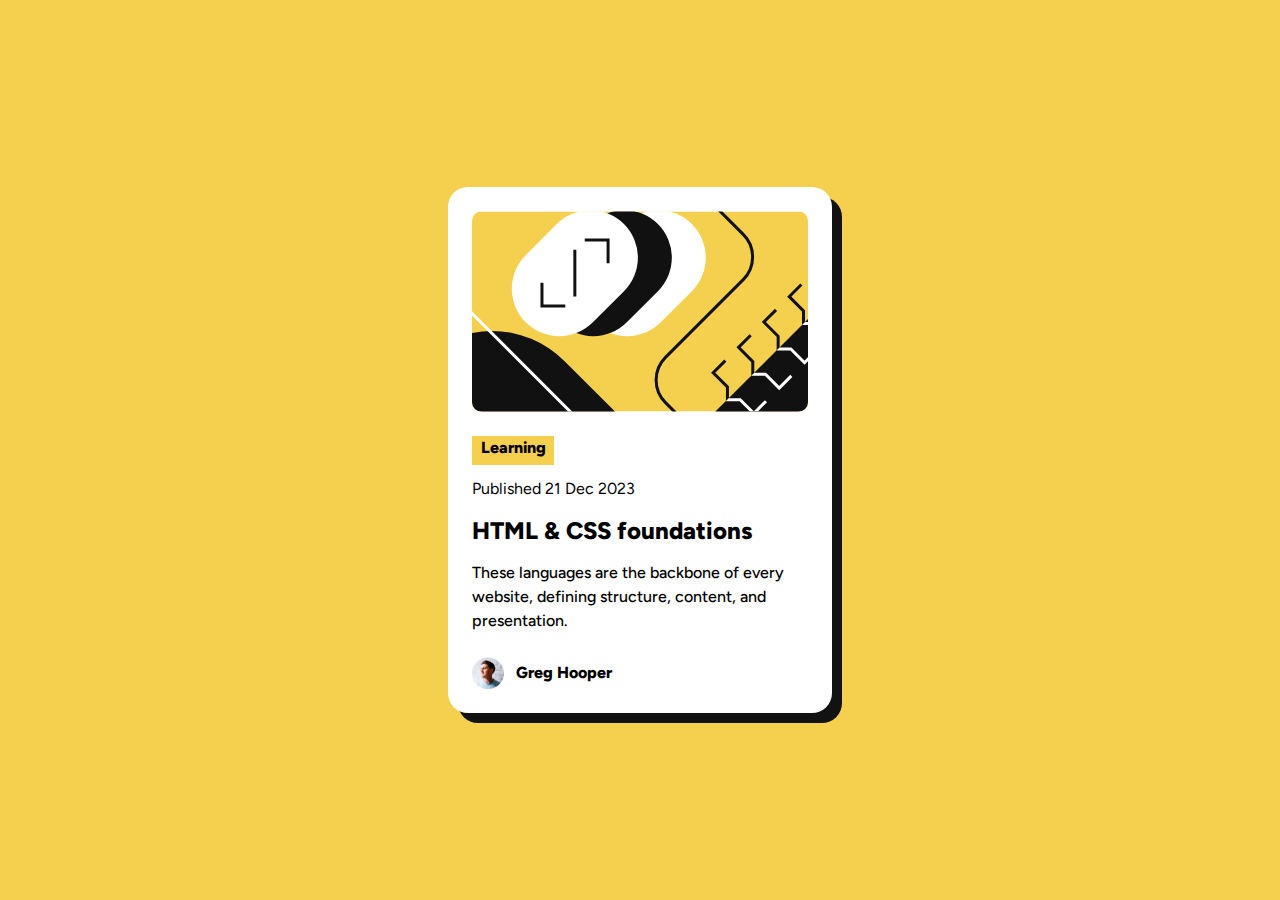
<file: blog-preview-card/blog-preview-solution/index.html>
<!DOCTYPE html>
<html lang="en">
<head>
    <meta charset="UTF-8">
    <meta name="viewport" content="width=device-width, initial-scale=1.0">
    <link rel="preconnect" href="https://fonts.googleapis.com">
    <link rel="preconnect" href="https://fonts.gstatic.com" crossorigin>
    <link href="https://fonts.googleapis.com/css2?family=Figtree:ital,wght@0,300..900;1,300..900&display=swap" rel="stylesheet">
    <title>Document</title>
    <link rel="stylesheet" href="styles.css">
</head>
<body>
    <main>
        <section>
            <div class="wrapper">
                <img src="images/illustration-article.svg" alt="">
                <div class="text">
                    <p class="learn">Learning</p>
                    <p>Published 21 Dec 2023</p>
                    <h1>HTML & CSS foundations</h1>
                    <h2>These languages are the backbone of every website, defining structure, content, and presentation.</h2>
                </div>
                <div class="person">
                    <img src="images/image-avatar.webp">
                    <p>Greg Hooper</p>
                </div>
            </div>
        </section>
    </main>
</body>
</html>
</file>
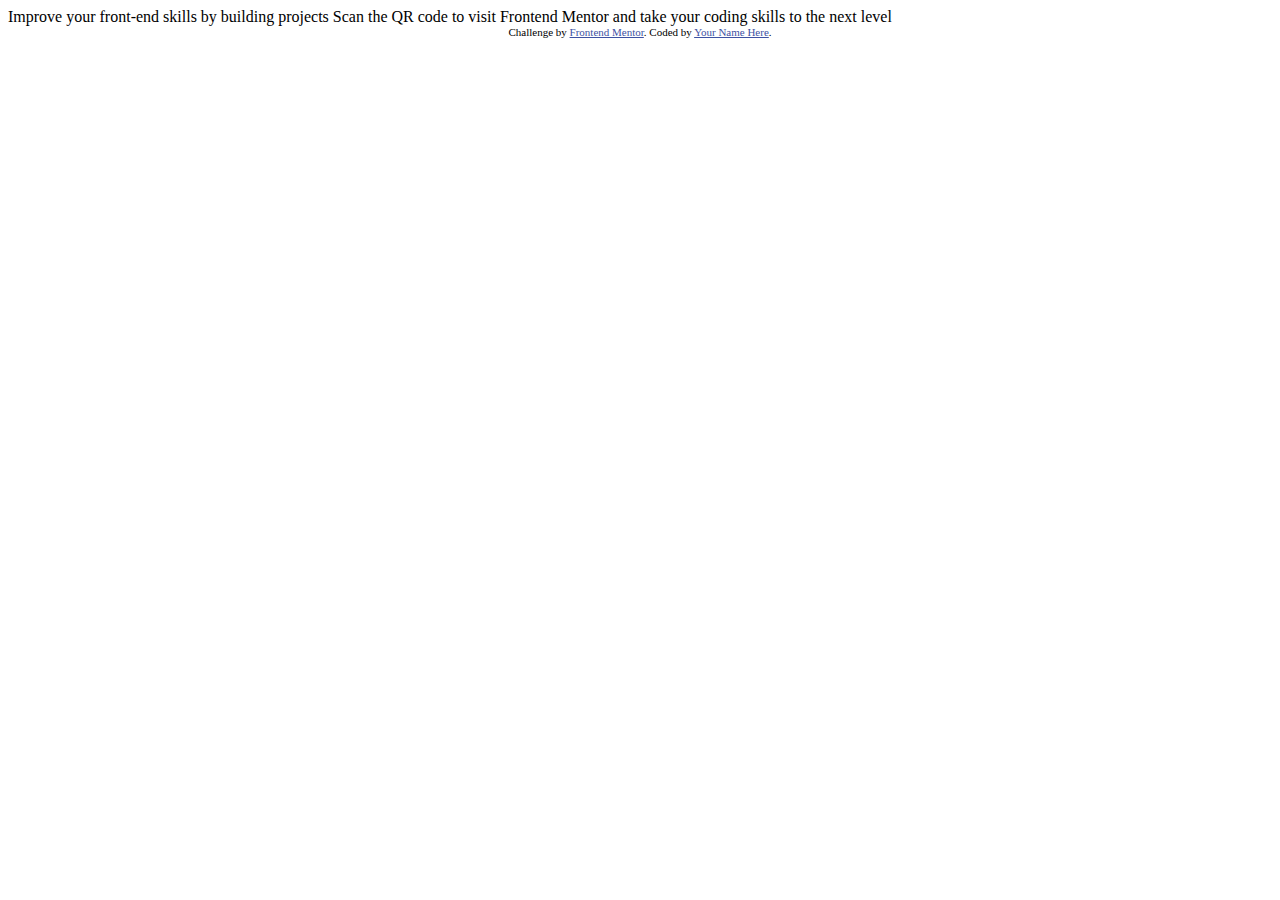
<file: QR Code/qr-code-component-main/index.html>
<!DOCTYPE html>
<html lang="en">
<head>
  <meta charset="UTF-8">
  <meta name="viewport" content="width=device-width, initial-scale=1.0"> <!-- displays site properly based on user's device -->

  <link rel="icon" type="image/png" sizes="32x32" href="./images/favicon-32x32.png">
  
  <title>Frontend Mentor | QR code component</title>

  <!-- Feel free to remove these styles or customise in your own stylesheet 👍 -->
  <style>
    .attribution { font-size: 11px; text-align: center; }
    .attribution a { color: hsl(228, 45%, 44%); }
  </style>
</head>
<body>

  Improve your front-end skills by building projects

  Scan the QR code to visit Frontend Mentor and take your coding skills to the next level
  
  <div class="attribution">
    Challenge by <a href="https://www.frontendmentor.io?ref=challenge" target="_blank">Frontend Mentor</a>. 
    Coded by <a href="#">Your Name Here</a>.
  </div>
</body>
</html>
</file>
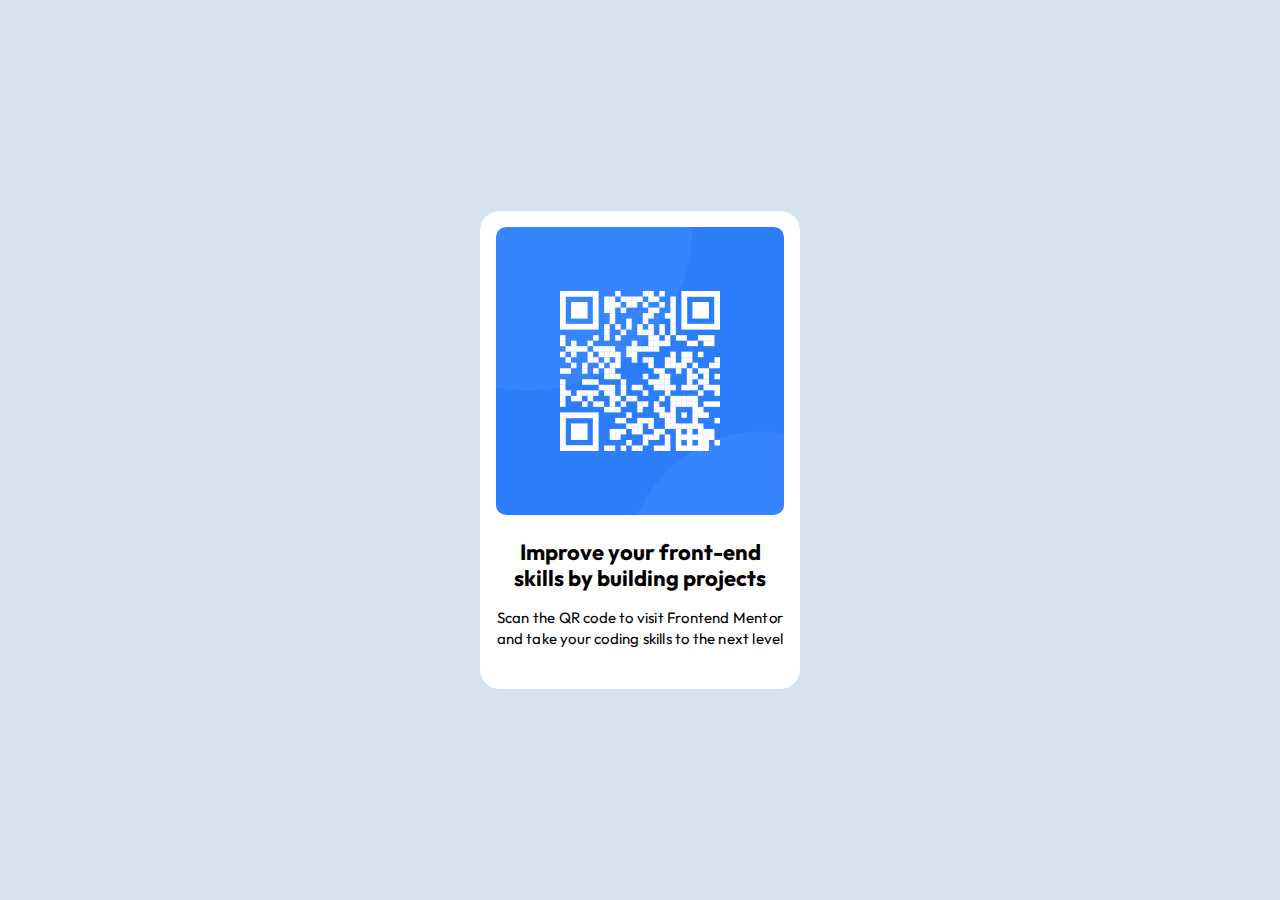
<file: QR Code/qr-code-solution/index.html>
<!DOCTYPE html>
<html lang="en">
<head>
    <meta charset="UTF-8">
    <meta name="viewport" content="width=device-width, initial-scale=1.0">
    <title>qr-code</title>
    <link rel="preconnect" href="https://fonts.googleapis.com">
    <link rel="preconnect" href="https://fonts.gstatic.com" crossorigin>
    <link href="https://fonts.googleapis.com/css2?family=Outfit:wght@100..900&display=swap" rel="stylesheet">
    <link rel="stylesheet" href="style.css">
</head>
<body>
    <section class="container">
    <div class="content">
        <img src="../qr-code-component-main/images/image-qr-code.png" alt="qr image">
        <div class="text">
            <h1>Improve your front-end skills by building projects</h1>
            <h2>Scan the QR code to visit Frontend Mentor and take your coding skills to the next level</h2>
        </div>
    </div>
</section>

</body>
</html>
</file>
<file: article-preview-component-master/style.css>
:root {
    --Very-Dark-Grayish-Blue: hsl(217, 19%, 35%);
    --Desaturated-Dark-Blue: hsl(214, 17%, 51%);
    --Grayish-Blue: hsl(212, 23%, 69%);
    --Light-Grayish-Blue: hsl(210, 46%, 95%);
    --Font-size: 13px;
    --Weight-500:500;
    --Weight-700:700;
}


*,
*::before,
*::after {
    box-sizing: border-box;
}


body {
    margin: 0;
    padding: 2rem;
    background-color: var(--Light-Grayish-Blue);
    font-family: "Manrope", sans-serif;
    font-size: var(--Font-size);
    line-height: 1.5;
    min-height: 100vh;
    display: flex;
    align-items: center;
    justify-content: center;
}

h1,
h2,
h3 {
    line-height: 1.3;
    margin: 0;
}

main {
    width: 100%;
    max-width: 730px;
    /* position: relative; */
}

.wrapper {
    display: flex;
    background-color: white;
    border-radius: 10px;
    box-shadow: 0 40px -10px rgba(201, 213, 225, 0.5);
    /* overflow: hidden; */
    position: relative;
}

.drawers {
    width: 285px;
    height: 350px;
    object-fit: cover;
    flex-shrink: 0;
}

.content {
    padding: 2rem 2.5rem;
    flex: 1;
    display: flex;
    flex-direction: column;
    justify-content: space-between;

}

h1 {
    font-size: 1.5rem;
    font-weight: var(--Weight-700);
    color: var(--Very-Dark-Grayish-Blue);
    margin-bottom: 0.75rem;
    line-height: 1.4;
}

.content >  p {
    color: var(--Desaturated-Dark-Blue);
    line-height: 1.5;
    margin-bottom: 1.25rem;
}

.info{
    display: flex;
    justify-content: space-between;
    align-items: center;
}

.person{
    display: flex;
    align-items: center;
    gap: 1rem;
}

.michelle {
    height: 40px;
    width: 40px;
    border-radius: 50%;
    object-fit: cover;
}

.person-details h2 {
    font-size: var(--Font-size);
    font-weight: var(--Weight-700);
    color: var(--Very-Dark-Grayish-Blue);
    margin-bottom: 0.25rem;
}

.person-details p {
    font-size: var(--Font-size);
    color: var(--Grayish-Blue);
    margin: 0;
}


/* Share Button */
.share-btn {
    background-color: var(--Light-Grayish-Blue);
    border: none;
    border-radius: 50%;
    width: 32px;
    height: 32px;
    cursor: pointer;
    display: flex;
    align-items: center;
    justify-content: center;
    transition: all 0.3s ease;
    position: relative;
    z-index: 10;
}

.share-btn:hover {
    background-color: var(--Desaturated-Dark-Blue);
}

.share-btn:hover .share-icon {
    filter: brightness(0) invert(1);
}

.share-btn.active {
    background-color: var(--Desaturated-Dark-Blue);
}

.share-btn.active .share-icon {
    filter: brightness(0) invert(1);
}

.share-icon {
    width: 15px;
    height: 13px;
    transition: filter 0.3s ease;
}


/* Share Popup */
.share-popup {
    position: absolute;
    top: 220px; 
    right: -60px;
    background-color: var(--Very-Dark-Grayish-Blue);
    padding: 1rem 2.25rem;
    border-radius: 10px;
    display: flex;
    align-items: center;
    gap: 1rem;
    opacity: 0;
    visibility: hidden;
    transform: translateY(10px);
    transition: all 0.3s ease;
    z-index: 5;
}

.share-popup::after {
    content: '';
    position: absolute;
    bottom: -10px;
    left: 50%;
    transform: translateX(-50%);
    width: 0;
    height: 0;
    border-left: 10px solid transparent;
    border-right: 10px solid transparent;
    border-top: 10px solid var(--Very-Dark-Grayish-Blue);
}

.share-popup.show {
    opacity: 1;
    visibility: visible;
    transform: translateY(-10%);
}

.share-popup span {
    color: var(--Grayish-Blue);
    font-size: var(--Font-size);
    letter-spacing: 5px;
    text-transform: uppercase;
    font-weight: var(--Weight-500);
}

.social-links {
    display: flex;
    gap: 1rem;
    align-items: center;
}

.social-links a {
    display: flex;
    align-items: center;
    justify-content: center;
    transition: transform 0.2s ease;
}

.social-links a:hover {
    transform: scale(1.1);
}

.social-links img {
    width: 20px;
    height: 20px;
}


/* Mobile Styles */
@media (max-width: 768px) {
    body {
        padding: 1rem;
    }
    
    .wrapper {
        flex-direction: column;
        max-width: 327px;
        margin: 0 auto;
    }
    
    .drawers {
        width: 100%;
        height: 200px;
    }
    
    .content {
        padding: 2rem 2rem 1.25rem;
    }
    
    h1 {
        font-size: 1rem;
    }
    
    /* Mobile share popup - covers bottom section */
    .share-popup {
        position: absolute;
        top: auto;
        bottom: 0;
        left: 0;
        right: 0;
        border-radius: 0 0 10px 10px;
        padding: 1.5rem 2rem;
        transform: translateY(100%);
    }
    
    .share-popup::after {
        display: none;
    }
    
    .share-popup.show {
        transform: translateY(0);
    }
    
    /* Hide original info section when popup is active on mobile */
    .info.hidden {
        opacity: 0;
    }
}

/* Accessibility */
@media (prefers-reduced-motion: reduce) {
    .share-btn,
    .share-popup {
        transition: none;
    }
}
</file>
<file: blog-preview-solution/styles.css>
:root {
    --Yellow: hsl(47, 88%, 63%);
    --Gray-950: hsl(0, 0%, 7%);
    --Gray-500: hsl(0, 0%, 42%);
    --White: hsl(0, 0%, 100%);

    --ff-primary: "Figtree";
  
    --fw-bold: 800; 
    --fw-regular: 500;
  
    --fs-bold: 24px;
    --fs-regular: 16px;

    --fh-bold: 150% ;
    --fh-regular: 150%;
    --fsp-bold: 0px;
    --fsp-regular: 0px;
}




/* CSS RESET */
/* https://piccalil.li/blog/a-modern-css-reset */
/* Box sizing rules */
*,
*::before,
*::after {
  box-sizing: border-box;
}

/* Remove default margin */
* {
  margin: 0;
  padding: 0;
  font: inherit;
}

/* Remove list styles on ul, ol elements with a list role, which suggests default styling will be removed */
ul[role='list'],
ol[role='list'] {
  list-style: none;
}

/* Set core root defaults */
html:focus-within {
  scroll-behavior: smooth;
}

html,
body {
  min-height: 100%;
  overflow-x: hidden ;
}

/* Set core body defaults */
body {
  text-rendering: optimizeSpeed;
  line-height: 1.5;
}

/* A elements that don't have a class get default styles */
a:not([class]) {
  text-decoration-skip-ink: auto;
}

/* Make images easier to work with */
img,
picture,
svg {
  max-width: 100%;
  display: block;
}

/* Remove all animations, transitions and smooth scroll for people that prefer not to see them */
@media (prefers-reduced-motion: reduce) {
  html:focus-within {
   scroll-behavior: auto;
  }
  
  *,
  *::before,
  *::after {
    animation-duration: 0.01ms !important;
    animation-iteration-count: 1 !important;
    transition-duration: 0.01ms !important;
    scroll-behavior: auto !important;
  }
}

body {
    background-color: var(--Yellow);
    font-family: var(--ff-primary);
}

section {
    display: flex;
    justify-content: center;
    align-items: center;
    height: 100vh;

}

.wrapper {
    display: flex;
    background-color: var(--White);
    flex-direction: column;
    justify-content: center;
    gap: 1.5rem;
    padding: 1.5rem;
    border-radius: 1.25rem;
    inline-size: 24rem;
    /* height: 32.625rem; */
    box-shadow: 0.625rem 0.625rem var(--Gray-950);
}

img {
    border-radius: 0.625rem;
}

.learn {
    display: flex;
    background: var(--Yellow);
    inline-size: 5.125rem;
    height: 1.8125rem ;
    font-weight: var(--fw-bold);
    align-items: center;
    justify-content: center;
}

h1 {
    font-weight: var(--fw-bold);
    font-size: var(--fs-bold);
    line-height: var(--fh-bold);
    letter-spacing: var(--fsp-bold);
    cursor: pointer;
}

h2 {
    font-weight: var(--fw-regular);
    font-size: var(--fs-regular);
    line-height: var(--fh-regular);
    letter-spacing: var(--fsp-regular);
}


.text {
    display: grid;
    gap: 0.75rem;
}

.person {
    display: flex;
    gap: 12px;
    align-items: center;

}

.person img {
    inline-size: 32px;
    height: 32px;

}

.person p {
    font-weight: var(--fw-bold);
    letter-spacing: var(--fsp-bold);
    /* transform: translateY(-5px) */
}

a {
  text-decoration: none;
  color: inherit;

}
a:hover,
a:focus-visible{
  color: var(--Yellow);
  text-decoration: none;

}
</file>
<file: four/style.css>
:root {
    --ff-sans: "Poppins", sans-serif;

    --fw-light: 200;
    --fw-normal: 400;
    --fw-bold: 600;

    --fs-400: 0.9375rem;
    --fs-500: 1.25rem;
    --fs-600: 1.625rem;
    --fs-900: 2.5rem;

    --clr-neutral-900: hsl(234, 12%, 34%);
    --clr-neutral-400: hsl(212, 6%, 44%);
    --clr-neutral-100: hsl(0, 0%, 100%);

    --clr-teal: hsl(180, 58%, 56%);
    --clr-red: hsl(0, 70%, 60%);
    --clr-blue: hsl(212, 75%, 65%);
    --clr-yellow: hsl(34, 89%, 65%);
}

*,
*::before,
*::after {
    box-sizing: border-box;
}

html {
    font-family: var(--ff-sans);
    font-weight: var(--fw-normal);
    line-height: 1.7;
    color: var(--clr-neutral-400);
}


body {
    margin: 0;
    padding-block-end: 5rem;
    /* padding-block-start: 5rem; */
}

h1,
h2,
h3 {
    color: var(--clr-neutral-900);
    line-height: 1.3;
}

.wrapper {
    padding-inline: 2rem;
    max-width: 1100px;
    margin-inline: auto;
}

.wrapper--narrow {
    max-width: 550px;
}

header {
    text-align: center;
    margin-block: 6rem;
}

h1 {
    font-weight: var(--fw-light);
    font-size: var(--fs-900);
}

h1 span {
    font-weight: var(--fw-bold);
}
header > p {
    font-size: var(--fs-500);
}

.layout-grid {
    --gap: 2rem;
    display: grid;
    grid-auto-columns: 1fr;
    gap: var(--gap);
}

@media (min-width: 800px) {
    .layout-grid{
        grid-template-columns: 1fr 1fr 1fr;
    }
}

.card {
    --br: 0.325rem;
    border-top: var(--br) solid;
    border-radius: var(--br);
    padding: 2rem;
    box-shadow: 0 1rem 1.5rem -0.5rem rgb(0 50 100 / 0.15);
}

.card__title {
    font-size: var(--fs-600);
    margin: 0;
}

.col {
    display: grid;
    align-content: center;
    gap: var(--gap);
}

.card__img {
    display: block;
    margin-left: auto;
    margin-top: 2rem;
}

.border-teal {
    border-color: var(--clr-teal);
}
.border-red {
    border-color: var(--clr-red);
}
.border-yellow {
    border-color: var(--clr-yellow);
}
.border-blue {
    border-color: var(--clr-blue);
}
</file>
<file: newsletter-sign-up-with-success-message-main/style.css>
:root {
    --Red: hsl(4, 100%, 67%);
    --Blue-700: hsl(235, 18%, 26%);
    --Blue-800: hsl(234, 29%, 20%);
    --Grey: hsl(0, 0%,58%);
    --White: hsl(0, 0%, 100%);
    --Font-size: 16px;
    --Font-Weight-500: 500;
    --Font-Weight-700: 700;
    --Font-Family: 'Roboto';
}


*,
*::before,
*::after {
    box-sizing: border-box;
    margin: 0;
    padding: 0;
}

body {
    font-family: var(--Font-Family);
    background-color: var(--Blue-700);
    min-height: 100vh;
    display: flex;
    align-items: center;
    justify-content: center;
    padding: 1rem;
}

.wrapper {
    max-width: 928px;
    background-color: var(--White);
    border-radius: 36px;
    padding: 24px;
    display: flex;
    align-items: center;
    gap: 64px;
    box-shadow: 0 15px 60px rgba(0, 0, 0, 0.25);
}

.stay-updated {
   flex: 1;
   padding: 40px;
} 

.stay-updated h1 {
    font-size: 46px;
    font-weight: var(--Font-Weight-700);
    color: var(--Blue-800);
    margin-bottom: 24px;
    line-height: 1;
}

.stay-updated p {
    font-size: var(--Font-size);
    color: var(--Blue-800);
    margin-bottom: 24px;
    line-height: 1.5;
}


.stay-updated ol {
    list-style: none;
    margin-bottom: 40px;
}

.stay-updated li {
    font-size: var(--Font-size);
    color: var(--Blue-800);
    margin-bottom: 10px;
    padding-left: 37px;
    position: relative;
    line-height: 1.5;
}

.stay-updated li::before {
    content: '';
    position: absolute;
    left: 0;
    top: 0;
    width: 21px;
    height: 21px;
    background-image: url('./assets/images/icon-list.svg');
    background-repeat: no-repeat;
    background-size: contain;
}

.form-group {
    margin-bottom: 24px;
}


.form-group label {
    display: block;
    font-size: 12px;
    font-weight: var(--Font-Weight-700);
    color: var(--Blue-800);
    margin-bottom: 8px;
}

.form-group input {
    width: 100%;
    padding: 18px 24px;
    border: 1px solid var(--Grey);
    border-radius: 8px;
    font-size: var(--Font-size);
    font-family: var(--Font-Family);
    color: var(--Blue-800);
}

.form-group input:focus {
    outline: none;
    border-color: var(--Blue-800);
}

.form-group input.error {
    border-color: var(--Red);
    background-color: hsla(4, 100%, 67%, 0.15);
    color: var(--Red);
}

.error-message {
    font-size: 12px;
    color: var(--Red);
    font-weight: var(--Font-Weight-700);
    margin-top: 8px;
    display: none;
}

.error-message.show {
    display: block;
}

.label-row {
    display: flex;
    justify-content: space-between;
    align-items: center;
    margin-bottom: 8px;
}


button {
    width: 100%;
    background-color: var(--Blue-800);
    color: var(--White);
    border: none;
    padding: 18px 24px;
    border-radius: 8px;
    font-size: var(--Font-size);
    font-weight: var(--Font-Weight-700);
    font-family: var(--Font-Family);
    cursor: pointer;
    transition: all 0.3s ease;
}

button:hover {
    background: linear-gradient(135deg, #ff6a3a, var(--Red));
    box-shadow: 0 16px 32px rgba(255, 97, 84, 0.5);
}

.hero__sub {
    flex-shrink: 0;
    max-width: 350px;
    height: auto;
}


/* Success Message Styles */
.subscribed {
    display: none;
    max-width: 400px;
    background-color: var(--White);
    border-radius: 36px;
    padding: 24px;
    text-align: left;
}

.subscribed.show {
    display: block;
}

.subscribed h1 {
    font-size: 56px;
    font-weight: var(--Font-Weight-700);
    color: var(--Blue-800);
    margin-bottom: 24px;
    line-height: 1;
}

.subscribed p {
    font-size: var(--Font-size);
    color: var(--Blue-800);
    margin-bottom: 40px;
    line-height: 1.5;
}

.subscribed .success-icon {
    width: 64px;
    height: 64px;
    margin-bottom: 40px;
    background-image: url('./assets/images/icon-success.svg');
    background-repeat: no-repeat;
    background-size: contain;
}



/* Mobile Styles */
@media (max-width: 768px) {
    body {
        padding: 0;
        align-items: stretch;
    }

    .wrapper {
        flex-direction: column-reverse;
        border-radius: 0;
        padding: 0;
        min-height: 100vh;
        max-width: none;
        box-shadow: none;
    }

    .stay-updated {
        padding: 40px 24px;
    }

    .stay-updated h1 {
        font-size: 40px;
        margin-bottom: 16px;
    }

    .hero__sub {
        width: 100%;
        max-width: none;
        border-radius: 0 0 16px 16px;
    }

    .subscribed {
        border-radius: 0;
        padding: 149px 24px 40px;
        min-height: 100vh;
        max-width: none;
        display: flex;
        flex-direction: column;
        justify-content: flex-start;
        display: none;
    }

     .subscribed h1 {
        font-size: 40px;
    }

    .subscribed button {
        margin-top: auto;
    }

}

.hero__sub.hidden {
    display: none;
}
.stay-updated.hidden {
    display: none;
}
</file>
<file: product-preview-card-solution/style.css>
:root {
    --primary-Green-500: hsl(158, 36%, 37%);
    --primary-Green-700: hsl(158, 42%, 18%);

    --neutral-Black: hsl(212, 21%, 14%);
    --neutral-Grey: hsl(228, 12%, 48%);
    --neutral-Cream: hsl(30, 38%, 92%);
    --neutral-White: hsl(0, 0%, 100%);

    --ff-primary: 'Montserrat';
    --ff-secondary: 'Fraunces';

    --fw-500: 500;
    --fw-700: 700;
    --fs-p: 0.875rem
}


/* CSS RESET */
/* https://piccalil.li/blog/a-modern-css-reset */
/* Box sizing rules */
*,
*::before,
*::after {
  box-sizing: border-box;
}

/* Remove default margin */
* {
  margin: 0;
  padding: 0;
  font: inherit;
}

/* Remove list styles on ul, ol elements with a list role, which suggests default styling will be removed */
ul[role='list'],
ol[role='list'] {
  list-style: none;
}

/* Set core root defaults */
html:focus-within {
  scroll-behavior: smooth;
}

html,
body {
  min-height: 100%;
  overflow-x: hidden ;
}

/* Set core body defaults */
body {
  text-rendering: optimizeSpeed;
  line-height: 1.5;
}

/* A elements that don't have a class get default styles */
a:not([class]) {
  text-decoration-skip-ink: auto;
}

/* Make images easier to work with */
img,
picture,
svg {
  max-width: 100%;
  display: block;
}

/* Remove all animations, transitions and smooth scroll for people that prefer not to see them */
@media (prefers-reduced-motion: reduce) {
  html:focus-within {
   scroll-behavior: auto;
  }
  
  *,
  *::before,
  *::after {
    animation-duration: 0.01ms !important;
    animation-iteration-count: 1 !important;
    transition-duration: 0.01ms !important;
    scroll-behavior: auto !important;
  }
}

body {
    background-color: var(--neutral-Cream);
}

section {
    display: flex;
    justify-content: center;
    align-items: center;
    min-height: 100vh;
    padding: 1rem;
}


.wrapper {
    display: flex;
    inline-size: 700px;
    background-color: var(--neutral-White);
    border-radius: 10px;
}

img {
    border-top-left-radius: 10px;
    border-bottom-left-radius: 10px;
    inline-size: 50%;
    object-fit: cover;
}

.product {
    font-family: var(--ff-primary);
    letter-spacing: 5px;
}

h1 {
    font-family: var(--ff-secondary);
    font-weight: var(--fw-700);
    font-size: 2rem ;
}

.info {
    display: flex;
    flex-direction: column;
    gap: 20px;
    padding: 40px;
}

.description {
    font-family: var(--ff-primary);
    font-weight: var(--fw-500);
    font-size: 1rem;
}

.prices {
    display: flex;
    gap: 20px;
    align-items: center;
}

.new-price {
    font-family: var(--ff-secondary);
    font-weight: var(--fw-700);
    font-size: 2rem;
    color: var(--primary-Green-500);
}

.old-price {
    font-family: var(--ff-primary);
    text-decoration: line-through;
}

.cta img {
    inline-size: 20px;
    height: 30px;
    object-fit: contain;
}

.cta {
    display: flex;
    background-color: var(--primary-Green-500);
    justify-content: center;
    align-items: center;
    padding: 18px;
    border-radius: 10px;
    gap: 20px;
    border: none;
    color: white;
    font-family: var(--ff-primary);
    font-weight: var(--fw-500);
    cursor: pointer;
}

.cta:hover,
.cta:focus-visible{
    background-color: var(--primary-Green-700);
}

@media (max-width :47em) {
    .wrapper {
        flex-direction: column;
      }

      .product-img {
        content: url("images/image-product-mobile.jpg");
      }
    
      .wrapper img {
        border-radius: 10px 10px 0 0; 
        inline-size: 600px;
      }

      .cta img {
        gap: 10px;
        inline-size: 20px;
        height: 30px;
      }

      .info {
        gap: 10px;
      }
}
</file>
<file: qr-code-solution/style.css>
:root {
    --Slate-900: hsl(218, 44%, 22%);
    --Slate-500: hsl(216, 15%, 48%);
    --Slate-300: hsl(212, 45%, 89%);
    --White: hsl(0, 0%, 100%);

    --ff-primary: "Outfit";
  
    --fw-bold: 700; 
    --fw-regular: 400;
  
    --fs-bold: 22px;
    --fs-regular: 15px;

    --fh-bold: 120%;
    --fh-regular: 140%;
    --fsp-bold: 0px;
    --fsp-regular: 0.2px;
}







/* CSS RESET */
/* https://piccalil.li/blog/a-modern-css-reset */
/* Box sizing rules */
*,
*::before,
*::after {
  box-sizing: border-box;
}

/* Remove default margin */
* {
  margin: 0;
  padding: 0;
  font: inherit;
}

/* Remove list styles on ul, ol elements with a list role, which suggests default styling will be removed */
ul[role='list'],
ol[role='list'] {
  list-style: none;
}

/* Set core root defaults */
html:focus-within {
  scroll-behavior: smooth;
}

html,
body {
  min-height: 100%;
  overflow-x: hidden ;
}

/* Set core body defaults */
body {
  text-rendering: optimizeSpeed;
  line-height: 1.5;
}

/* A elements that don't have a class get default styles */
a:not([class]) {
  text-decoration-skip-ink: auto;
}

/* Make images easier to work with */
img,
picture,
svg {
  max-width: 100%;
  display: block;
}

/* Remove all animations, transitions and smooth scroll for people that prefer not to see them */
@media (prefers-reduced-motion: reduce) {
  html:focus-within {
   scroll-behavior: auto;
  }
  
  *,
  *::before,
  *::after {
    animation-duration: 0.01ms !important;
    animation-iteration-count: 1 !important;
    transition-duration: 0.01ms !important;
    scroll-behavior: auto !important;
  }
}



body {
    background-color: var(--Slate-300);
    font-family: var(--ff-primary);
}


.container {
    display: flex;
    justify-content: center;
    align-items: center;
    height: 100vh;
}

.content {
    background-color: var(--White);
    padding: 16px 16px 40px 16px;
    border-radius: 20px;
    max-inline-size: 320px;
    max-height: 499px;
}

.content img {
    border-radius: 10px;
    margin-block-end: 24px;
    inline-size: 288px;
    height: 288px;

}

h1 {
    font-size:var(--fs-bold);
    font-weight: var(--fw-bold);
    line-height: var(--fh-bold);
    letter-spacing: var(--fsp-bold);
    margin-block-end: 16px;
}

h2 {
    font-size: var(--fs-regular);
    font-weight: var(--fw-regular);
    line-height: var(--fh-regular);
    letter-spacing: var(--fsp-regular);
}

.text {
    max-inline-size: 288px;
    max-height: 131px;
    text-align: center;
}
</file>
<file: recipe-page-solution/styles.css>
:root {
    
    --White: hsl(0, 0%, 100%);
    --Stone-100: hsl(30, 54%, 90%);
    --Stone-150: hsl(30, 18%, 87%);
    --Stone-600: hsl(30, 10%, 34%);
    --Stone-900: hsl(24, 5%, 18%);

    --Brown-800: hsl(14, 45%, 36%);

    --Rose-800: hsl(332, 51%, 32%);
    --Rose-50: hsl(330, 100%, 98%);

    --ff-primary: "Young Serif";
    --ff-secondary: Outfit;

    --fs-p: 1rem;
    --fw-400:400;
    --fw-600:600;
    --fw-700:700;
}


/* CSS RESET */
/* https://piccalil.li/blog/a-modern-css-reset */
/* Box sizing rules */
*,
*::before,
*::after {
  box-sizing: border-box;
}

/* Remove default margin */
* {
  margin: 0;
  padding: 0;
  font: inherit;
  
}

/* Remove list styles on ul, ol elements with a list role, which suggests default styling will be removed */
ul[role='list'],
ol[role='list'] {
  list-style: none;
}

/* Set core root defaults */
html:focus-within {
  scroll-behavior: smooth;
}

html,
body {
  min-height: 100%;
  overflow-x: hidden ;
}

/* Set core body defaults */
body {
  text-rendering: optimizeSpeed;
  line-height: 1.5;
}

/* A elements that don't have a class get default styles */
a:not([class]) {
  text-decoration-skip-ink: auto;
}

/* Make images easier to work with */
img,
picture,
svg {
  max-width: 100%;
  display: block;
}

/* Remove all animations, transitions and smooth scroll for people that prefer not to see them */
@media (prefers-reduced-motion: reduce) {
  html:focus-within {
   scroll-behavior: auto;
  }
  
  *,
  *::before,
  *::after {
    animation-duration: 0.01ms !important;
    animation-iteration-count: 1 !important;
    transition-duration: 0.01ms !important;
    scroll-behavior: auto !important;
  }
}

body {
    background-color:var(--Stone-100);
}

section {
    display: flex;
    justify-content: center;
    align-items: center; 
    min-height: 100vh;
    padding-block: clamp(2rem, 5vh, 5rem);
    background-color: var(--your-bg-color);
  }
  
.wrapper {
    display: flex;
    flex-direction: column;
    gap: 24px;
    padding: 24px;
    inline-size: 700px;
    background-color: white;
    border-radius: 20px;
}

img {
    border-radius: 10px;
}

h1 {
    font-family: var(--ff-primary);
    font-weight: var(--fw-400);
    font-size: 2rem;
}

p {
    font-family: var(--ff-secondary);
    font-weight: var(--fw-400);
    font-size: 0.9rem;
}


.prep-time {
    display: grid;
    gap: 8px;
    background-color: var(--Stone-100);
    border-radius: 10px;
    padding: 20px;
}

.prep-time p {
    font-family: var(--ff-secondary);
    font-weight: var(--fw-700);
    font-size: 1rem;
    color: var(--Rose-800);
}

 ul {
    display: grid;
    font-family: var(--ff-secondary);
    font-size: 0.9rem;
    padding-left: 0.5rem;
    gap: 0.2rem;
}

ul li::before {
    content:"•" ;
    font-weight: var(--fw-700);
    color: var(--Rose-800);
    padding-right: 20px;
}

li strong {
    font-weight: var(--fw-700)
  }


h2 {
    font-family: var(--ff-primary);
    font-weight: var(--fw-400);
    font-size: 1.5rem;
    color: var(--Brown-800);
}

ol {
    display: grid;
    font-family: var(--ff-secondary);
    font-size: 0.9rem;
    padding-left: 0.5rem;
    gap: 0.5rem;
    counter-reset: count;
}

ol li {
    counter-increment: count;
    position: relative;
    padding-left: 2rem;
}

ol li::before {
    content: counter(count) '.';
    position: absolute;
    left: 0;
    top: 0;
    font-weight: var(--fw-700);
    color: var(--Rose-800);
    padding-right: 20px;
}

.divider {
  border: none;
  height: 1px;
  background-color: #ccc;
}

.unit {
    font-family: var(--ff-secondary);
    font-weight: var(--fw-700);
    color: var(--Brown-800);
}

.nutrient-content {
    display: flex;
    justify-content: space-between;
    padding-inline: 20px;
    padding-inline-end: 300px;
    margin-block: 10px;
  }
</file>
<file: social-links-profile-solution/styles.css>
:root {
  --clr-green: hsl(75, 94%, 57%);
  --clr-white: hsl(0, 0%, 100%);

  --grey-700: hsl(0, 0%, 20%);
  --grey-800: hsl(0, 0%, 12%);
  --grey-900: hsl(0, 0%, 8%);


  --ff-primary: "Inter";
  --fw-400: 400;
  --fw-600: 600;
  --fw-700: 700;

  --fs-paragraph:0.875rem;
  
}



/* CSS RESET */
/* https://piccalil.li/blog/a-modern-css-reset */
/* Box sizing rules */
*,
*::before,
*::after {
  box-sizing: border-box;
}

/* Remove default margin */
* {
  margin: 0;
  padding: 0;
  font: inherit;
}

/* Remove list styles on ul, ol elements with a list role, which suggests default styling will be removed */
ul[role='list'],
ol[role='list'] {
  list-style: none;
}

/* Set core root defaults */
html:focus-within {
  scroll-behavior: smooth;
}

html,
body {
  min-height: 100%;
  overflow-x: hidden ;
}

/* Set core body defaults */
body {
  text-rendering: optimizeSpeed;
  line-height: 1.5;
}

/* A elements that don't have a class get default styles */
a:not([class]) {
  text-decoration-skip-ink: auto;
}

/* Make images easier to work with */
img,
picture,
svg {
  max-width: 100%;
  display: block;
}

/* Remove all animations, transitions and smooth scroll for people that prefer not to see them */
@media (prefers-reduced-motion: reduce) {
  html:focus-within {
   scroll-behavior: auto;
  }
  
  *,
  *::before,
  *::after {
    animation-duration: 0.01ms !important;
    animation-iteration-count: 1 !important;
    transition-duration: 0.01ms !important;
    scroll-behavior: auto !important;
  }
}

body {
  background-color: var(--grey-900);
  font-family: var(--ff-primary);
}

section {
  display: flex;
  justify-content: center;
  align-items: center;
  height: 100vh;
  max-width: 1440px;
}

.wrapper {
  display: flex;
  flex-direction: column;
  background-color: var(--grey-800);
  color: white;
  align-items: center;
  justify-content: center;
  inline-size: 366px;
  gap: 24px;
  padding: 30px;
  border-radius: 10px;
}

.wrapper img {
  inline-size: 50px;
  height: 50px;
  border-radius: 100px;
}

.profile {
text-align: center;
}

h1 {
  font-weight: var(--fw-700);
  font-size: 1.5rem;
}

h2 {
  font-weight: var(--fw-600);
  color: var(--clr-green);
  font-size: 0.8rem;
}

.bio {
  font-weight: var(--fw-400);
  font-size: var(--fs-paragraph);
}

ol {
  display: grid;
  list-style: none;
  text-align: center;
  gap: 15px;

}

li {
  display: flex;
  justify-content: center;
  align-items: center;
  background-color: var(--grey-700);
  height: 40px;
  inline-size: 300px;
  border-radius: 6px;
}

a {
  text-decoration: none;
  color: inherit;
}

a:visited,
a:focus-visible{
  color: white;
}
</file>
<file: testimonials-grid-section-main/style.css>
:root {

    --purple-50: hsl(260, 100%, 95%);

    --purple-300: hsl(264, 82%, 80%);
    --purple-500: hsl(263, 55%, 52%);
    --White: hsl(0, 0%, 100%);
    --Grey-100: hsl(214, 17%, 92%);
    --Grey-200: hsl(0, 0%, 81%);
    --Grey-400: hsl(224, 10%, 45%);
    --Grey-500: hsl(217, 19%, 35%);
    --Dark-blue: hsl(219, 29%, 14%);
    --Black: hsl(0, 0%, 7%);

    --font-size: 13px;

    --font-Weight-500: 500;
    --font-Weight-600: 600;
}


*,
*::before,
*::after {
    box-sizing: border-box;
}


body {
    margin: 0;
    margin-block: 5rem;
    background-color: var(--Grey-100);
}

h1,
h2,
h3 {
    line-height: 1.3;
    margin: 0;
}


html {
    font-family: "Barlow Semi Condensed", sans-serif ;
}

.wrapper {
    padding-inline: 2rem;
    max-width: 1110px;
    margin-inline: auto;

}

.layout-grid {
    display: grid;
    align-content: center;
    gap: 1.5rem;
    grid-template-columns: repeat(4, 1fr);
    grid-template-rows: auto auto;

}
/* Daniel Clifford - Purple card (spans 2 columns) */
.layout-grid .col:nth-child(1) {
    grid-column: 1 / span 2;
    grid-row: 1;
    background-color: var(--purple-500);
    background-image: url('./images/bg-pattern-quotation.svg');
    background-repeat: no-repeat;
    background-position: top 0 right 3rem;
}


/* Jonathan Walters - Dark grey card */
.layout-grid .col:nth-child(2) {
    grid-column: 3;
    grid-row: 1;
    background-color:  hsl(217, 19%, 35%);
    color: var(--Grey-100);
}

/* Jeanette Harmon - White card */
.layout-grid .col:nth-child(3) {
    grid-column: 1;
    grid-row: 2;
    background-color:  var(--White);
    color: var(--Dark-blue);

}
/* Patrick Abrams - Dark blue card (spans 2 columns) */
.layout-grid .col:nth-child(4) {
    grid-column: 2/ span 2;
    grid-row: 2;
    background-color: var(--Dark-blue);
}

/* Kira Whittle - White card (spans 2 rows) */
.layout-grid .col:nth-child(5) {
    grid-column: 4;
    grid-row: 1 /span 2;
    background-color:  var(--White);
    color: var(--Dark-blue);

}

.col{
    border-radius: 0.5rem;
    padding: 2rem;
    color: white;
    box-shadow: 0 25px 50px -12px rgba(72, 85, 106, 0.25);
}


.content {
    display: flex;
    flex-direction: column;
    gap: 1rem;
    height: 100%;

}

.person {
    display: flex;
    align-items: center;
    gap: 1rem;
    margin-bottom: 1rem;
}

.name h1 {
    font-size: var(--font-size);
    font-weight: var(--font-Weight-500);
    margin-bottom: 0.25rem;
}

.name p {
    font-size: 11px;
    opacity: 0.5;
    margin: 0;
}

h2 {
    font-weight: var(--font-Weight-600) ;
    font-size: 1.25rem;
    line-height: 1.2;
    margin-bottom: 1rem;

}

.content > p {
    font-size: var(--font-size);
    line-height: 1.4;
    opacity: 0.7;
    margin: 0;
}


h1 {
    font-size: var(--font-size);
    font-weight: var(--font-Weight-500);
    /* line-height: 1; */
}

img {
    display: block;
    border-radius: 50%;
    height: 28px;
    width: 28px;
    border: 2px solid rgba(255, 255, 255, 0.5);
}

/* White cards need different image borders */
.col:nth-child(3) img,
.col:nth-child(5) img {
    border: 2px solid var(--Grey-400);
}


/* Responsive design */
@media (max-width: 768px) {
    .layout-grid {
        grid-template-columns: 1fr;
        grid-template-rows: auto;
    }
    
    .layout-grid .col:nth-child(1),
    .layout-grid .col:nth-child(2),
    .layout-grid .col:nth-child(3),
    .layout-grid .col:nth-child(4),
    .layout-grid .col:nth-child(5) {
        grid-column: 1;
        grid-row: auto;
    }
    
    .wrapper {
        padding-inline: 1.5rem;
    }
}
</file>
<file: time-tracking-dashboard-main/style.css>
:root {
/* Primary */

    --Purple-600: hsl(246, 80%, 60%);
    --Orange-300-work: hsl(15, 100%, 70%);
    --Blue-300-play: hsl(195, 74%, 62%);
    --Pink-400-study: hsl(348, 100%, 68%);
    --Green-400-exercise: hsl(145, 58%, 55%);
    --Purple-700-social: hsl(264, 64%, 52%);
    --Yellow-300-self-care: hsl(43, 84%, 65%);

/* Neutral */

    --Navy-950: hsl(226, 43%, 10%);
    --Navy-900: hsl(235, 46%, 20%);
    --Purple-500: hsl(235, 45%, 61%);
    --Navy-200: hsl(236, 100%, 87%);


/* Font Size */

    --Font-size: 18px ; /* (card titles e.g. Work, Play) */
    --Weights-300: 300;
    --Weights-400:  400;
    --Weights-500:  500;
    --FF : 'Rubik';
}

*, 
*::before,
*::after {
    box-sizing: border-box;
    margin: 0;
    padding: 0;
}

body {
    font-family: var(--FF);
    background-color:var(--Navy-950);
    color: white;
}

h1,
h2,
h3 {
    line-height: 1.3;
    margin: 0;
}

h1 {
    font-weight: var(--Weights-300);
    font-size: 2rem
}

h2 {
    font-weight: var(--Weights-400);
    font-size: var(--Font-size);
}

h3{
    font-weight: var(--Weights-300);
    font-size: 3rem;
}

p {
    opacity: 0.5;
    font-size: 13px;
}

.wrapper {
    max-inline-size: 1110px;
    margin-inline: auto;
    margin-block: 5rem;
}

.layout-grid {
    display: grid;
    grid-template-columns: repeat(4, 1fr) ;
    grid-template-rows: auto auto;
    gap: 1.5rem;
    /* max-width: 980px; */
}


/* Jeremy Layout & style */
.layout-grid :nth-child(1) {
    grid-column: 1;
    grid-row: 1/ span 2;
}


.jeremy {
    display: grid;
    background-color: var(--Navy-900);
    border-radius: 10px;
}
.name {
    display: grid;
    background-color: var(--Purple-600);
    padding: 2rem;
    border-radius:10px 10px 20px 20px;

}

.jeremy_img {
    display: block;
    border-radius: 50%;
    height: 50px;
    width: 50px;
    border:  solid rgb(245, 244, 244)
}

.btn {
    display: grid;
    padding-left: 2rem;
    gap: 1rem;
}

button {
    text-align: left;
    background-color: transparent;
    border: none;
    color: white;
}


/* stats */

/* Default stats, weekly and monthly are hidden */

.monthly_stats,
.weekly_stats {
    display: none;
}

.monthly_stats.show,
.weekly_stats.show {
    display: block;
}



.daily_stats.hidden,
.weekly_stats.hidden,
.monthly_stats.hidden{
    display: none;
}


/* Work */

.work  {
    display: grid;
    /* padding: 2rem; */
    background-color: var(--Orange-300-work);
}

.info {
    display: grid;
    gap: 1rem;
    padding: 2rem;
    background-color: var(--Navy-900) ;
    border-radius: 10px 10px;


}
.work .info {
    background-color: var(--Navy-900);
}

.work,
.play,
.study,
.exercise,
.social,
.self-care {
    border-radius:  10px 10px;
}

.space {
    display: flex;
    justify-content: space-between;
    align-items: center;
}

h3 {
    margin-bottom: 1rem;
}

.icon  {
    position: relative;
    height: 50px;
    top: 0;
    left: 180px;
    bottom: 0;
}


/* Play */
.play {
    background-color: var( --Blue-300-play) ;
}

/* Study */
.study {
    background-color: var( --Pink-400-study) ;
}

/* Exercise */
.exercise {
    background-color: var( --Green-400-exercise) ;
}

/* Social */
.social {
    background-color: var( --Purple-700-social) ;
}

/* Self Care */

.self-care {
    background-color: var( --Yellow-300-self-care) ;

}


button {
    opacity: 0.5;
}

button:hover {
    opacity: 1;
}

@media (max-width: 768px) {
    .layout-grid {
        grid-template-columns: 1fr;
        grid-template-rows: auto;
        padding-inline: 1rem;
    }

    .btn {
        display: flex;
        justify-content: space-around;
        padding: 1rem;
    }

    .name {
        display: flex;
        gap: 2rem;
    }
}
</file>
<file: tip-calculator-app-main/style.css>
:root {

/* Primary */
--Green-400: hsl(172, 67%, 45%);

/* Neutral */
--Green-900: hsl(183, 100%, 15%);
--Grey-500: hsl(186, 14%, 43%);
--Grey-400: hsl(184, 14%, 56%);
--Grey-200: hsl(185, 41%, 84%);
--Grey-50: hsl(189, 47%, 97%);
--White: hsl(0, 100%, 100%);

/* Typography */

--Font-size-form-inputs: 24px;
--FF: "Space Mono";
--Weight: 700;

 /* Font */
}



*,
*::after,
*::before {
    margin: 0;
    padding: 0;
}


body {
    font-family: var(--FF);
    background-color: var(--Grey-200);
    position: relative;
    /* height: auto; */
}

.wrapper {
    /* min-height: 100vh; */
    max-inline-size: 1110px;
    margin-inline: auto;
    margin-block: 2rem;
    display: grid;
    place-items: center;
    gap: 3rem;

}


.splitter {
    display: flex;
    gap: 2rem;
    background-color: var(--White) ;
    padding: 2rem;
    border-radius: 14px;
}

.bill_left {
    display: flex;
    flex-direction: column;
    gap: 1.4rem;
}

h1 {
    font-size: 1rem;
    color: var(--Green-900);
}


h2{
    font-size: 1rem;
    color: var(--Green-900);

}

.tips {
    display: grid;
    grid-template-columns: repeat(3, 1fr);
    grid-template-rows: auto auto;
    gap: 1rem;
}
button {
    padding: .9rem;
    background-color: var(--Green-900);
    color: var(--White);
    border-radius: 8px;
    border: none;
    font-size: 1.2rem;
    font-weight: 700;
    text-align: center;
}

.neutral-grey {
    background-color: var(--Green-400);
    color: var(--Green-900);
}

.custom {
    background-color: var(--Grey-200);
    color: var(--Grey-500);
    max-width: 70px;
    font-size: 1rem;
    font-weight: 700;

    /* padding: 1rem; */
}




/* LEFT */

.amount_right {
    display: flex;
    flex-direction: column;
    gap: 3rem;
    background-color: var(--Green-900);
    padding: 2rem;
    border-radius: 14px;
}

.reset {
    margin-top: 50px;
    color: var(--Green-900);
    background-color: var(--Green-400);
    padding-inline: 7rem;
    font-weight: 700;
    
}

.tip_amount,
.total_amount {
    display: flex;
    justify-content:space-between;
    align-items: center;
    gap: 2rem;
    color: var(--White);
}

.text-white {
    color:var(--White);
}


h3 {
    font-weight: 700;
    font-size: 2.5rem;
    color: var(--Green-400);
}

.dollar {
    position: relative;
    left: 20px;
    height: 25px;
    /* background-color: var(--Green-400); */
}

.npp {
    display: flex;
    justify-content: space-between;
}

span {
    display: none;
}
.error-message {
    display: block;
}

input {
    padding: 10px;
    border-radius: 10px;
}


@media (max-width: 700px ) {
    body {
        flex-direction: column;
    }
    .splitter {
        flex-direction: column;
    }

    .tips {
    grid-template-columns: repeat(2, 1fr);
    grid-template-rows: auto auto;
    gap: 1rem;
    }

    .amount_right {
        gap: 0;
    }

}
</file>
<file: blog-preview-card/blog-preview-solution/styles.css>
:root {
    --Yellow: hsl(47, 88%, 63%);
    --Gray-950: hsl(0, 0%, 7%);
    --Gray-500: hsl(0, 0%, 42%);
    --White: hsl(0, 0%, 100%);

    --ff-primary: "Figtree";
  
    --fw-bold: 800; 
    --fw-regular: 500;
  
    --fs-bold: 24px;
    --fs-regular: 16px;

    --fh-bold: 150% ;
    --fh-regular: 150%;
    --fsp-bold: 0px;
    --fsp-regular: 0px;
}




/* CSS RESET */
/* https://piccalil.li/blog/a-modern-css-reset */
/* Box sizing rules */
*,
*::before,
*::after {
  box-sizing: border-box;
}

/* Remove default margin */
* {
  margin: 0;
  padding: 0;
  font: inherit;
}

/* Remove list styles on ul, ol elements with a list role, which suggests default styling will be removed */
ul[role='list'],
ol[role='list'] {
  list-style: none;
}

/* Set core root defaults */
html:focus-within {
  scroll-behavior: smooth;
}

html,
body {
  min-height: 100%;
  overflow-x: hidden ;
}

/* Set core body defaults */
body {
  text-rendering: optimizeSpeed;
  line-height: 1.5;
}

/* A elements that don't have a class get default styles */
a:not([class]) {
  text-decoration-skip-ink: auto;
}

/* Make images easier to work with */
img,
picture,
svg {
  max-width: 100%;
  display: block;
}

/* Remove all animations, transitions and smooth scroll for people that prefer not to see them */
@media (prefers-reduced-motion: reduce) {
  html:focus-within {
   scroll-behavior: auto;
  }
  
  *,
  *::before,
  *::after {
    animation-duration: 0.01ms !important;
    animation-iteration-count: 1 !important;
    transition-duration: 0.01ms !important;
    scroll-behavior: auto !important;
  }
}

body {
    background-color: var(--Yellow);
    font-family: var(--ff-primary);
}

section {
    display: flex;
    justify-content: center;
    align-items: center;
    height: 100vh;

}

.wrapper {
    display: flex;
    background-color: var(--White);
    flex-direction: column;
    justify-content: center;
    gap: 1.5rem;
    padding: 1.5rem;
    border-radius: 1.25rem;
    inline-size: 24rem;
    /* height: 32.625rem; */
    box-shadow: 0.625rem 0.625rem var(--Gray-950);
}

img {
    border-radius: 0.625rem;
}

.learn {
    background: var(--Yellow);
    inline-size: 5.125rem;
    height: 1.8125rem ;
    text-align: center;
    font-weight: var(--fw-bold);
}

h1 {
    font-weight: var(--fw-bold);
    font-size: var(--fs-bold);
    line-height: var(--fh-bold);
    letter-spacing: var(--fsp-bold);
    cursor: pointer;
}

h2 {
    font-weight: var(--fw-regular);
    font-size: var(--fs-regular);
    line-height: var(--fh-regular);
    letter-spacing: var(--fsp-regular);
}


.text {
    display: grid;
    gap: 0.75rem;
}

.person {
    display: flex;
    gap: 12px;
    align-items: center;

}

.person img {
    inline-size: 32px;
    height: 32px;

}

.person p {
    font-weight: var(--fw-bold);
    letter-spacing: var(--fsp-bold);
    /* transform: translateY(-5px) */
}

h1:hover,
h1:focus-visible{
  color: var(--Yellow);
}
</file>
<file: QR Code/qr-code-solution/style.css>
:root {
    --Slate-900: hsl(218, 44%, 22%);
    --Slate-500: hsl(216, 15%, 48%);
    --Slate-300: hsl(212, 45%, 89%);
    --White: hsl(0, 0%, 100%);

    --ff-primary: "Outfit";
  
    --fw-bold: 700; 
    --fw-regular: 400;
  
    --fs-bold: 22px;
    --fs-regular: 15px;

    --fh-bold: 120%;
    --fh-regular: 140%;
    --fsp-bold: 0px;
    --fsp-regular: 0.2px;
}







/* CSS RESET */
/* https://piccalil.li/blog/a-modern-css-reset */
/* Box sizing rules */
*,
*::before,
*::after {
  box-sizing: border-box;
}

/* Remove default margin */
* {
  margin: 0;
  padding: 0;
  font: inherit;
}

/* Remove list styles on ul, ol elements with a list role, which suggests default styling will be removed */
ul[role='list'],
ol[role='list'] {
  list-style: none;
}

/* Set core root defaults */
html:focus-within {
  scroll-behavior: smooth;
}

html,
body {
  min-height: 100%;
  overflow-x: hidden ;
}

/* Set core body defaults */
body {
  text-rendering: optimizeSpeed;
  line-height: 1.5;
}

/* A elements that don't have a class get default styles */
a:not([class]) {
  text-decoration-skip-ink: auto;
}

/* Make images easier to work with */
img,
picture,
svg {
  max-width: 100%;
  display: block;
}

/* Remove all animations, transitions and smooth scroll for people that prefer not to see them */
@media (prefers-reduced-motion: reduce) {
  html:focus-within {
   scroll-behavior: auto;
  }
  
  *,
  *::before,
  *::after {
    animation-duration: 0.01ms !important;
    animation-iteration-count: 1 !important;
    transition-duration: 0.01ms !important;
    scroll-behavior: auto !important;
  }
}



body {
    background-color: var(--Slate-300);
    font-family: var(--ff-primary);
}


.container {
    display: flex;
    justify-content: center;
    align-items: center;
    height: 100vh;
}

.content {
    background-color: var(--White);
    padding: 16px 16px 40px 16px;
    border-radius: 20px;
    max-inline-size: 320px;
    max-height: 499px;
}

.content img {
    border-radius: 10px;
    margin-block-end: 24px;
    inline-size: 288px;
    height: 288px;

}

h1 {
    font-size:var(--fs-bold);
    font-weight: var(--fw-bold);
    line-height: var(--fh-bold);
    letter-spacing: var(--fsp-bold);
    margin-block-end: 16px;
}

h2 {
    font-size: var(--fs-regular);
    font-weight: var(--fw-regular);
    line-height: var(--fh-regular);
    letter-spacing: var(--fsp-regular);
}

.text {
    max-inline-size: 288px;
    max-height: 131px;
    text-align: center;
}
</file>
